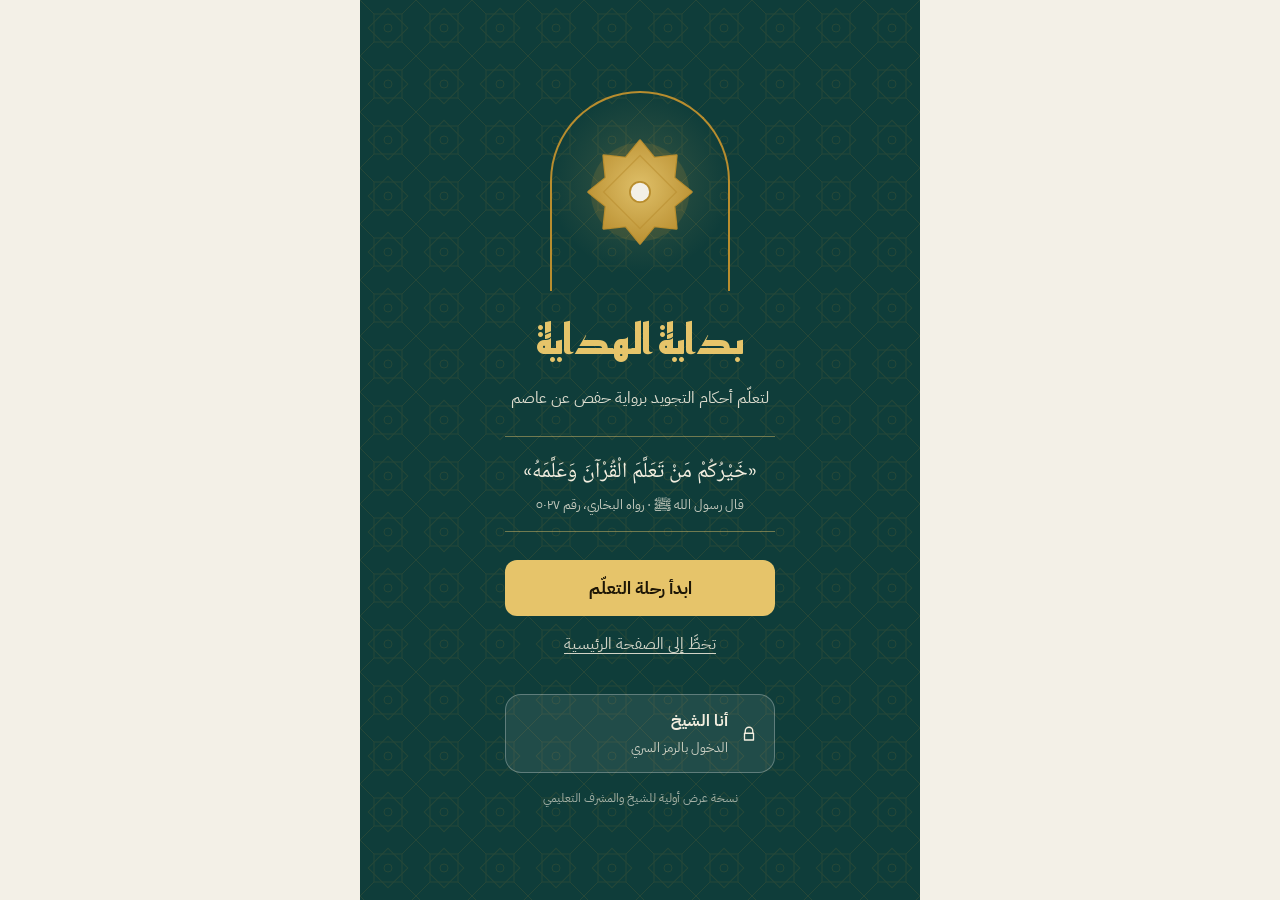
<file: index.html>
<!DOCTYPE html>
<html lang="ar" dir="rtl">
  <head>
    <meta charset="UTF-8" />
    <meta name="viewport" content="width=device-width, initial-scale=1.0" />
    <meta name="theme-color" content="#0f3d3a" />
    <meta name="description" content="بداية الهداية: تطبيق لتعلّم أحكام التجويد برواية حفص عن عاصم، مع تدريب الحروف والمصحف والحفظ وصف الشيخ." />
    <link rel="icon" href="data:image/svg+xml,%3Csvg xmlns='http://www.w3.org/2000/svg' viewBox='0 0 100 100'%3E%3Crect width='100' height='100' rx='22' fill='%230f3d3a'/%3E%3Cpath d='M50 12l9 18 19-6-6 19 18 7-18 7 6 19-19-6-9 18-9-18-19 6 6-19-18-7 18-7-6-19 19 6z' fill='%23d4a73c'/%3E%3C/svg%3E" />
    <link rel="manifest" href="./manifest.webmanifest" />
    <link rel="apple-touch-icon" href="./icons/apple-touch-icon.png" />
    <meta name="apple-mobile-web-app-capable" content="yes" />
    <meta name="mobile-web-app-capable" content="yes" />
    <meta name="apple-mobile-web-app-title" content="بداية الهداية" />
    <title>بداية الهداية</title>
    <script type="module" crossorigin src="./assets/index-C-_WE7-q.js"></script>
    <link rel="stylesheet" crossorigin href="./assets/index-D8SR0v5e.css">
  </head>
  <body>
    <div id="root"></div>
  </body>
</html>
</file>
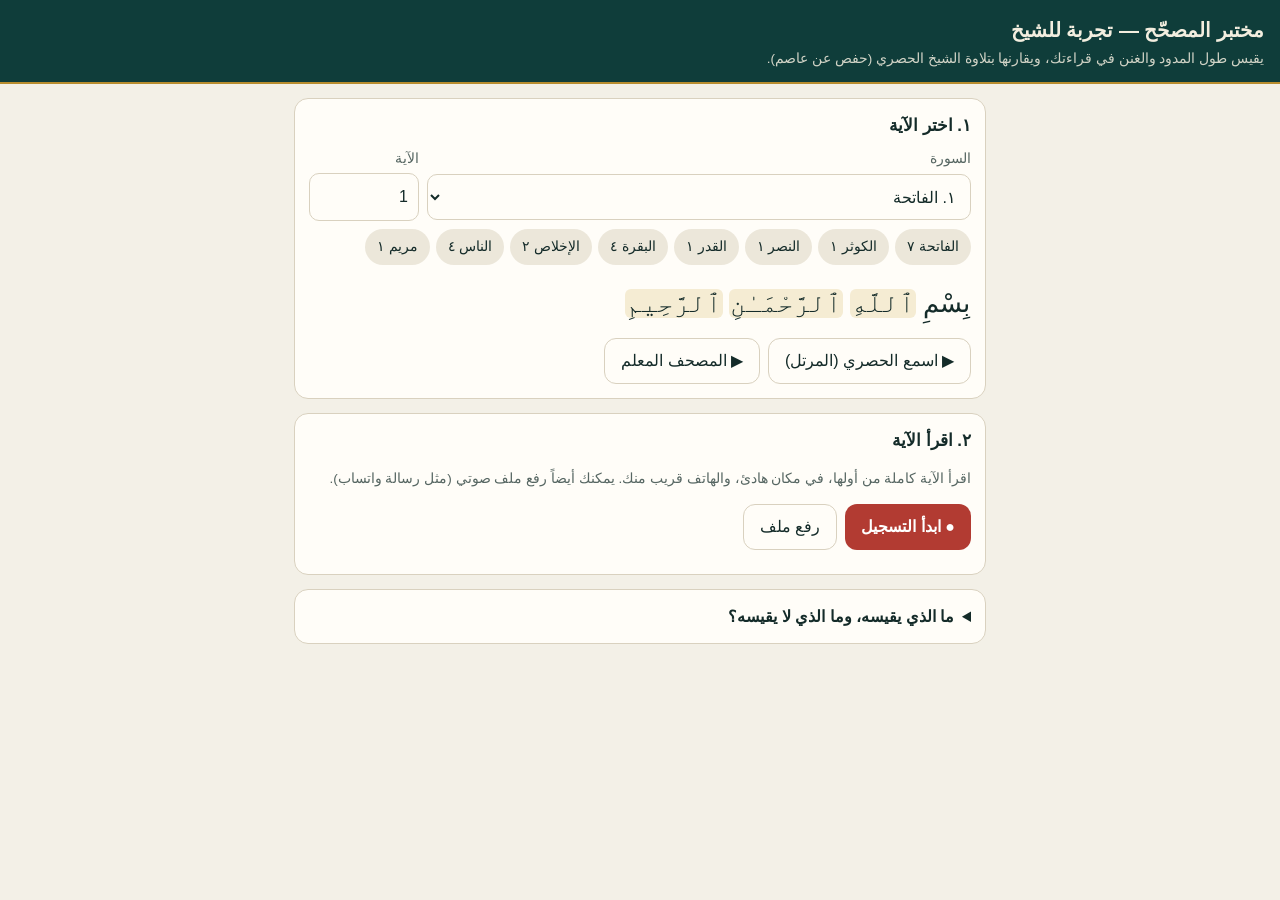
<file: lab/index.html>
<!doctype html>
<html lang="ar" dir="rtl">
<head>
<meta charset="utf-8" />
<meta name="viewport" content="width=device-width, initial-scale=1, viewport-fit=cover" />
<meta name="robots" content="noindex, nofollow" />
<meta name="theme-color" content="#0f3d3a" />
<title>مختبر المصحّح — تجربة</title>
<link rel="icon" href="../icons/icon-192.png" />
<style>
  :root {
    --paper: #f3f0e7; --surface: #fffdf8; --surface-2: #ece7da; --ink: #142b29; --muted: #566662; --line: #d9d1bf;
    --teal: #0f3d3a; --teal-2: #1b6a60; --on-teal: #f3eedf; --gold: #b88d2e; --gold-ink: #80600f; --gold-hi: #e6c46a;
    --ok: #2d7a4c; --ok-bg: #e3f0e6; --bad: #a9443b; --bad-bg: #f6e3e0; --warn: #8a6410; --warn-bg: #f5ecd3; --band: #d8ead9;
    --f-body: 'IBM Plex Sans Arabic', 'Segoe UI', Tahoma, sans-serif;
    --f-quran: 'Amiri Quran', 'KFGQPC Uthmanic Script HAFS', 'Amiri', 'Noto Naskh Arabic', serif;
    color-scheme: light dark;
  }
  @media (prefers-color-scheme: dark) {
    :root { --paper: #0b1716; --surface: #122321; --surface-2: #19302d; --ink: #ebe5d6; --muted: #9db0ab; --line: #2a403c;
      --teal: #0a2a28; --teal-2: #6cc0b2; --on-teal: #efe8d6; --gold: #d2a94a; --gold-ink: #d2a94a; --gold-hi: #f0d283;
      --ok: #7fd1a0; --ok-bg: #173327; --bad: #f0a097; --bad-bg: #3a1f1c; --warn: #f0d283; --warn-bg: #33290f; --band: #1d3a2c; }
  }
  * { box-sizing: border-box; }
  html, body { margin: 0; background: var(--paper); color: var(--ink); font-family: var(--f-body); font-size: 16px; line-height: 1.6; }
  header { background: var(--teal); color: var(--on-teal); border-bottom: 2px solid var(--gold); padding: 14px 16px 12px; padding-top: max(14px, env(safe-area-inset-top)); }
  header h1 { margin: 0; font-size: 1.25rem; font-weight: 700; }
  header p { margin: 2px 0 0; font-size: 0.85rem; opacity: 0.85; }
  main { max-width: 720px; margin: 0 auto; padding: 14px 14px 80px; }
  .card { background: var(--surface); border: 1px solid var(--line); border-radius: 14px; padding: 14px; margin-bottom: 14px; }
  .card h2 { margin: 0 0 8px; font-size: 1.05rem; }
  .row { display: flex; gap: 8px; align-items: center; flex-wrap: wrap; }
  label.f { display: flex; flex-direction: column; gap: 4px; font-size: 0.85rem; color: var(--muted); flex: 1 1 140px; }
  select, input[type=number] { font: inherit; font-size: 1rem; padding: 10px; border-radius: 10px; border: 1.5px solid var(--line); background: var(--surface); color: var(--ink); min-height: 46px; }
  button { font: inherit; font-size: 1rem; min-height: 46px; padding: 8px 16px; border-radius: 12px; border: 0; cursor: pointer; }
  .primary { background: var(--teal-2); color: var(--surface); font-weight: 700; }
  .ghost { background: var(--surface); border: 1.5px solid var(--line); color: var(--ink); }
  .rec { background: #b23b32; color: #fff; font-weight: 700; }
  button:disabled { opacity: 0.5; cursor: default; }
  .chips { display: flex; gap: 6px; flex-wrap: wrap; margin-top: 8px; }
  .chip { min-height: 36px; padding: 4px 12px; border-radius: 999px; background: var(--surface-2); color: var(--ink); font-size: 0.85rem; }
  .ayah { font-family: var(--f-quran); font-size: 1.6rem; line-height: 2.3; margin: 10px 0 4px; text-align: justify; }
  .ayah .w { border-radius: 6px; padding: 0 1px; }
  .ayah .w.m { background: var(--warn-bg); }
  .ayah .w.ok { background: var(--ok-bg); }
  .ayah .w.bad { background: var(--bad-bg); }
  .muted { color: var(--muted); font-size: 0.85rem; }
  .status { margin-top: 10px; font-size: 0.9rem; }
  progress { width: 100%; height: 10px; }
  .res { list-style: none; padding: 0; margin: 0; }
  .res li { border-top: 1px solid var(--line); padding: 12px 0; }
  .res li:first-child { border-top: 0; }
  .res .top { display: flex; justify-content: space-between; gap: 8px; align-items: baseline; flex-wrap: wrap; }
  .res .word { font-family: var(--f-quran); font-size: 1.45rem; }
  .res .kind { font-size: 0.85rem; color: var(--muted); }
  .verdict { font-weight: 700; font-size: 0.95rem; padding: 2px 10px; border-radius: 999px; }
  .verdict.ok { background: var(--ok-bg); color: var(--ok); }
  .verdict.bad { background: var(--bad-bg); color: var(--bad); }
  .verdict.warn { background: var(--warn-bg); color: var(--warn); }
  .bar { position: relative; height: 26px; margin: 8px 0 2px; background: var(--surface-2); border-radius: 6px; overflow: hidden; }
  .bar .band { position: absolute; top: 0; bottom: 0; background: var(--band); }
  .bar .me { position: absolute; top: 4px; height: 18px; right: 0; background: var(--teal-2); border-radius: 4px; }
  .bar .hus { position: absolute; top: 0; bottom: 0; width: 3px; background: var(--gold); }
  .legend { display: flex; gap: 14px; font-size: 0.78rem; color: var(--muted); flex-wrap: wrap; }
  .legend i { display: inline-block; width: 12px; height: 12px; border-radius: 3px; vertical-align: -2px; margin-inline-end: 4px; }
  .nums { font-size: 0.82rem; color: var(--muted); }
  .acts { display: flex; gap: 6px; flex-wrap: wrap; margin-top: 6px; }
  .acts button { min-height: 38px; padding: 4px 12px; font-size: 0.85rem; }
  .judge.on-ok { background: var(--ok-bg); color: var(--ok); border-color: var(--ok); }
  .judge.on-bad { background: var(--bad-bg); color: var(--bad); border-color: var(--bad); }
  .note { background: var(--warn-bg); border-radius: 10px; padding: 10px 12px; font-size: 0.88rem; margin-top: 10px; }
  details summary { cursor: pointer; font-weight: 700; }
  .hide { display: none !important; }
  textarea { width: 100%; min-height: 70px; font: inherit; padding: 8px; border-radius: 10px; border: 1.5px solid var(--line); background: var(--surface); color: var(--ink); }
</style>
  <script type="module" crossorigin src="./assets/index-BY9bmYWZ.js"></script>
</head>
<body>
<header>
  <h1>مختبر المصحّح — تجربة للشيخ</h1>
  <p>يقيس طول المدود والغنن في قراءتك، ويقارنها بتلاوة الشيخ الحصري (حفص عن عاصم).</p>
</header>
<main>
  <section class="card">
    <h2>١. اختر الآية</h2>
    <div class="row">
      <label class="f">السورة<select id="sura"></select></label>
      <label class="f" style="flex:0 1 110px">الآية<input id="ayah" type="number" min="1" value="1" inputmode="numeric" /></label>
    </div>
    <div class="chips" id="quick"></div>
    <div class="ayah" id="text" aria-live="polite"></div>
    <div class="row">
      <button class="ghost" id="playR">▶︎ اسمع الحصري (المرتل)</button>
      <button class="ghost" id="playM">▶︎ المصحف المعلم</button>
    </div>
    <audio id="aud" preload="none"></audio>
  </section>

  <section class="card">
    <h2>٢. اقرأ الآية</h2>
    <p class="muted">اقرأ الآية كاملة من أولها، في مكان هادئ، والهاتف قريب منك. يمكنك أيضاً رفع ملف صوتي (مثل رسالة واتساب).</p>
    <div class="row">
      <button class="rec" id="recBtn">● ابدأ التسجيل</button>
      <label class="ghost" style="display:inline-flex;align-items:center;min-height:46px;padding:8px 16px;border-radius:12px;border:1.5px solid var(--line);cursor:pointer">
        رفع ملف<input id="file" type="file" accept="audio/*,video/*,.ogg,.opus,.m4a,.mp3,.wav,.aac" class="hide" />
      </label>
      <span id="timer" class="muted"></span>
    </div>
    <div class="status" id="status"></div>
    <progress id="prog" class="hide" max="1" value="0"></progress>
  </section>

  <section class="card hide" id="resCard">
    <h2>٣. النتيجة</h2>
    <div id="summary"></div>
    <div class="legend">
      <span><i style="background:var(--teal-2)"></i>طول قراءتك</span>
      <span><i style="background:var(--gold)"></i>الحصري في الموضع نفسه</span>
      <span><i style="background:var(--band)"></i>المقدار المقبول</span>
    </div>
    <ul class="res" id="res"></ul>
    <div class="note">
      <b>رأي الشيخ يهمّنا:</b> اضغط «الحكم صحيح» أو «الحكم خطأ» تحت كل موضع، ثم أرسل النتيجة. بهذا نضبط المصحّح على أذن الشيخ.
      <textarea id="comment" placeholder="ملاحظة الشيخ (اختياري)"></textarea>
      <div class="acts">
        <button class="primary" id="share">أرسل النتيجة عبر واتساب</button>
        <button class="ghost" id="copy">انسخ النتيجة</button>
        <button class="ghost" id="playMe">▶︎ اسمع تسجيلك</button>
      </div>
    </div>
  </section>

  <details class="card">
    <summary>ما الذي يقيسه، وما الذي لا يقيسه؟</summary>
    <ul>
      <li>يقيس <b>طول المدود</b>: الطبيعي، والمنفصل، والمتصل، والعارض، واللازم.</li>
      <li>ويقيس <b>طول الغنة</b> في المشدد والإدغام والإخفاء والإقلاب.</li>
      <li>يحكم بالنسبة إلى سرعتك أنت: طول مدّك الطبيعي هو «المسطرة».</li>
      <li>لا يحكم بعدُ على المخارج والصفات، ولا على مواضع الوقف والابتداء.</li>
      <li>المقادير المقبولة تجريبية، أُخذت من قياس تلاوة الحصري في المصحف كله، وتُعدَّل برأي الشيخ.</li>
      <li>الصوت لا يخرج من جهازك: كل القياس يجري على الهاتف نفسه.</li>
    </ul>
    <p class="muted" id="ver"></p>
  </details>
</main>
</body>
</html>
</file>
<file: assets/index-D8SR0v5e.css>
@font-face{font-family:Amiri Quran;font-style:normal;font-display:swap;font-weight:400;src:url(./amiri-quran-arabic-400-normal-wRcqfVJx.woff2) format("woff2"),url(./amiri-quran-arabic-400-normal-CZ144KtP.woff) format("woff");unicode-range:U+0600-06FF,U+0750-077F,U+0870-088E,U+0890-0891,U+0897-08E1,U+08E3-08FF,U+200C-200E,U+2010-2011,U+204F,U+2E41,U+FB50-FDFF,U+FE70-FE74,U+FE76-FEFC,U+102E0-102FB,U+10E60-10E7E,U+10EC2-10EC4,U+10EFC-10EFF,U+1EE00-1EE03,U+1EE05-1EE1F,U+1EE21-1EE22,U+1EE24,U+1EE27,U+1EE29-1EE32,U+1EE34-1EE37,U+1EE39,U+1EE3B,U+1EE42,U+1EE47,U+1EE49,U+1EE4B,U+1EE4D-1EE4F,U+1EE51-1EE52,U+1EE54,U+1EE57,U+1EE59,U+1EE5B,U+1EE5D,U+1EE5F,U+1EE61-1EE62,U+1EE64,U+1EE67-1EE6A,U+1EE6C-1EE72,U+1EE74-1EE77,U+1EE79-1EE7C,U+1EE7E,U+1EE80-1EE89,U+1EE8B-1EE9B,U+1EEA1-1EEA3,U+1EEA5-1EEA9,U+1EEAB-1EEBB,U+1EEF0-1EEF1}@font-face{font-family:Amiri Quran;font-style:normal;font-display:swap;font-weight:400;src:url(./amiri-quran-latin-400-normal-w9exIk9i.woff2) format("woff2"),url(./amiri-quran-latin-400-normal-mk44s-1k.woff) format("woff");unicode-range:U+0000-00FF,U+0131,U+0152-0153,U+02BB-02BC,U+02C6,U+02DA,U+02DC,U+0304,U+0308,U+0329,U+2000-206F,U+20AC,U+2122,U+2191,U+2193,U+2212,U+2215,U+FEFF,U+FFFD}@font-face{font-family:IBM Plex Sans Arabic;font-style:normal;font-display:swap;font-weight:400;src:url(./ibm-plex-sans-arabic-arabic-400-normal-CyU-ddYS.woff2) format("woff2"),url(./ibm-plex-sans-arabic-arabic-400-normal-EA1o-u_Q.woff) format("woff");unicode-range:U+0600-06FF,U+0750-077F,U+0870-088E,U+0890-0891,U+0897-08E1,U+08E3-08FF,U+200C-200E,U+2010-2011,U+204F,U+2E41,U+FB50-FDFF,U+FE70-FE74,U+FE76-FEFC,U+102E0-102FB,U+10E60-10E7E,U+10EC2-10EC4,U+10EFC-10EFF,U+1EE00-1EE03,U+1EE05-1EE1F,U+1EE21-1EE22,U+1EE24,U+1EE27,U+1EE29-1EE32,U+1EE34-1EE37,U+1EE39,U+1EE3B,U+1EE42,U+1EE47,U+1EE49,U+1EE4B,U+1EE4D-1EE4F,U+1EE51-1EE52,U+1EE54,U+1EE57,U+1EE59,U+1EE5B,U+1EE5D,U+1EE5F,U+1EE61-1EE62,U+1EE64,U+1EE67-1EE6A,U+1EE6C-1EE72,U+1EE74-1EE77,U+1EE79-1EE7C,U+1EE7E,U+1EE80-1EE89,U+1EE8B-1EE9B,U+1EEA1-1EEA3,U+1EEA5-1EEA9,U+1EEAB-1EEBB,U+1EEF0-1EEF1}@font-face{font-family:IBM Plex Sans Arabic;font-style:normal;font-display:swap;font-weight:400;src:url(./ibm-plex-sans-arabic-cyrillic-ext-400-normal-KAuemXZb.woff2) format("woff2"),url(./ibm-plex-sans-arabic-cyrillic-ext-400-normal-BnfWueTs.woff) format("woff");unicode-range:U+0460-052F,U+1C80-1C8A,U+20B4,U+2DE0-2DFF,U+A640-A69F,U+FE2E-FE2F}@font-face{font-family:IBM Plex Sans Arabic;font-style:normal;font-display:swap;font-weight:400;src:url(./ibm-plex-sans-arabic-latin-ext-400-normal-BpLfq-63.woff2) format("woff2"),url(./ibm-plex-sans-arabic-latin-ext-400-normal-BeVLg08x.woff) format("woff");unicode-range:U+0100-02BA,U+02BD-02C5,U+02C7-02CC,U+02CE-02D7,U+02DD-02FF,U+0304,U+0308,U+0329,U+1D00-1DBF,U+1E00-1E9F,U+1EF2-1EFF,U+2020,U+20A0-20AB,U+20AD-20C0,U+2113,U+2C60-2C7F,U+A720-A7FF}@font-face{font-family:IBM Plex Sans Arabic;font-style:normal;font-display:swap;font-weight:400;src:url(./ibm-plex-sans-arabic-latin-400-normal-Bo5KPYvw.woff2) format("woff2"),url(./ibm-plex-sans-arabic-latin-400-normal-CFZh1unN.woff) format("woff");unicode-range:U+0000-00FF,U+0131,U+0152-0153,U+02BB-02BC,U+02C6,U+02DA,U+02DC,U+0304,U+0308,U+0329,U+2000-206F,U+20AC,U+2122,U+2191,U+2193,U+2212,U+2215,U+FEFF,U+FFFD}@font-face{font-family:IBM Plex Sans Arabic;font-style:normal;font-display:swap;font-weight:500;src:url(./ibm-plex-sans-arabic-arabic-500-normal-C4MQITzh.woff2) format("woff2"),url(./ibm-plex-sans-arabic-arabic-500-normal-DPXcppbm.woff) format("woff");unicode-range:U+0600-06FF,U+0750-077F,U+0870-088E,U+0890-0891,U+0897-08E1,U+08E3-08FF,U+200C-200E,U+2010-2011,U+204F,U+2E41,U+FB50-FDFF,U+FE70-FE74,U+FE76-FEFC,U+102E0-102FB,U+10E60-10E7E,U+10EC2-10EC4,U+10EFC-10EFF,U+1EE00-1EE03,U+1EE05-1EE1F,U+1EE21-1EE22,U+1EE24,U+1EE27,U+1EE29-1EE32,U+1EE34-1EE37,U+1EE39,U+1EE3B,U+1EE42,U+1EE47,U+1EE49,U+1EE4B,U+1EE4D-1EE4F,U+1EE51-1EE52,U+1EE54,U+1EE57,U+1EE59,U+1EE5B,U+1EE5D,U+1EE5F,U+1EE61-1EE62,U+1EE64,U+1EE67-1EE6A,U+1EE6C-1EE72,U+1EE74-1EE77,U+1EE79-1EE7C,U+1EE7E,U+1EE80-1EE89,U+1EE8B-1EE9B,U+1EEA1-1EEA3,U+1EEA5-1EEA9,U+1EEAB-1EEBB,U+1EEF0-1EEF1}@font-face{font-family:IBM Plex Sans Arabic;font-style:normal;font-display:swap;font-weight:500;src:url(./ibm-plex-sans-arabic-cyrillic-ext-500-normal-OtpNIXEE.woff2) format("woff2"),url(./ibm-plex-sans-arabic-cyrillic-ext-500-normal-B_79k98k.woff) format("woff");unicode-range:U+0460-052F,U+1C80-1C8A,U+20B4,U+2DE0-2DFF,U+A640-A69F,U+FE2E-FE2F}@font-face{font-family:IBM Plex Sans Arabic;font-style:normal;font-display:swap;font-weight:500;src:url(./ibm-plex-sans-arabic-latin-ext-500-normal-Ck_W4G78.woff2) format("woff2"),url(./ibm-plex-sans-arabic-latin-ext-500-normal-eJxPnL1P.woff) format("woff");unicode-range:U+0100-02BA,U+02BD-02C5,U+02C7-02CC,U+02CE-02D7,U+02DD-02FF,U+0304,U+0308,U+0329,U+1D00-1DBF,U+1E00-1E9F,U+1EF2-1EFF,U+2020,U+20A0-20AB,U+20AD-20C0,U+2113,U+2C60-2C7F,U+A720-A7FF}@font-face{font-family:IBM Plex Sans Arabic;font-style:normal;font-display:swap;font-weight:500;src:url(./ibm-plex-sans-arabic-latin-500-normal-Cd6jVIg7.woff2) format("woff2"),url(./ibm-plex-sans-arabic-latin-500-normal-BletK1Hp.woff) format("woff");unicode-range:U+0000-00FF,U+0131,U+0152-0153,U+02BB-02BC,U+02C6,U+02DA,U+02DC,U+0304,U+0308,U+0329,U+2000-206F,U+20AC,U+2122,U+2191,U+2193,U+2212,U+2215,U+FEFF,U+FFFD}@font-face{font-family:IBM Plex Sans Arabic;font-style:normal;font-display:swap;font-weight:700;src:url(./ibm-plex-sans-arabic-arabic-700-normal-DrtBj6UE.woff2) format("woff2"),url(./ibm-plex-sans-arabic-arabic-700-normal-9rXc6cUL.woff) format("woff");unicode-range:U+0600-06FF,U+0750-077F,U+0870-088E,U+0890-0891,U+0897-08E1,U+08E3-08FF,U+200C-200E,U+2010-2011,U+204F,U+2E41,U+FB50-FDFF,U+FE70-FE74,U+FE76-FEFC,U+102E0-102FB,U+10E60-10E7E,U+10EC2-10EC4,U+10EFC-10EFF,U+1EE00-1EE03,U+1EE05-1EE1F,U+1EE21-1EE22,U+1EE24,U+1EE27,U+1EE29-1EE32,U+1EE34-1EE37,U+1EE39,U+1EE3B,U+1EE42,U+1EE47,U+1EE49,U+1EE4B,U+1EE4D-1EE4F,U+1EE51-1EE52,U+1EE54,U+1EE57,U+1EE59,U+1EE5B,U+1EE5D,U+1EE5F,U+1EE61-1EE62,U+1EE64,U+1EE67-1EE6A,U+1EE6C-1EE72,U+1EE74-1EE77,U+1EE79-1EE7C,U+1EE7E,U+1EE80-1EE89,U+1EE8B-1EE9B,U+1EEA1-1EEA3,U+1EEA5-1EEA9,U+1EEAB-1EEBB,U+1EEF0-1EEF1}@font-face{font-family:IBM Plex Sans Arabic;font-style:normal;font-display:swap;font-weight:700;src:url(./ibm-plex-sans-arabic-cyrillic-ext-700-normal-DkasDNaI.woff2) format("woff2"),url(./ibm-plex-sans-arabic-cyrillic-ext-700-normal-Dhy2Zk9g.woff) format("woff");unicode-range:U+0460-052F,U+1C80-1C8A,U+20B4,U+2DE0-2DFF,U+A640-A69F,U+FE2E-FE2F}@font-face{font-family:IBM Plex Sans Arabic;font-style:normal;font-display:swap;font-weight:700;src:url(./ibm-plex-sans-arabic-latin-ext-700-normal-BSbyEp0V.woff2) format("woff2"),url(./ibm-plex-sans-arabic-latin-ext-700-normal-C7GcWn11.woff) format("woff");unicode-range:U+0100-02BA,U+02BD-02C5,U+02C7-02CC,U+02CE-02D7,U+02DD-02FF,U+0304,U+0308,U+0329,U+1D00-1DBF,U+1E00-1E9F,U+1EF2-1EFF,U+2020,U+20A0-20AB,U+20AD-20C0,U+2113,U+2C60-2C7F,U+A720-A7FF}@font-face{font-family:IBM Plex Sans Arabic;font-style:normal;font-display:swap;font-weight:700;src:url(./ibm-plex-sans-arabic-latin-700-normal-BzSf6GNr.woff2) format("woff2"),url(./ibm-plex-sans-arabic-latin-700-normal-Cl4F7CZR.woff) format("woff");unicode-range:U+0000-00FF,U+0131,U+0152-0153,U+02BB-02BC,U+02C6,U+02DA,U+02DC,U+0304,U+0308,U+0329,U+2000-206F,U+20AC,U+2122,U+2191,U+2193,U+2212,U+2215,U+FEFF,U+FFFD}@font-face{font-family:Reem Kufi;font-style:normal;font-display:swap;font-weight:500;src:url(./reem-kufi-arabic-500-normal-CI8P0nls.woff2) format("woff2"),url(./reem-kufi-arabic-500-normal--Ib79ju3.woff) format("woff");unicode-range:U+0600-06FF,U+0750-077F,U+0870-088E,U+0890-0891,U+0897-08E1,U+08E3-08FF,U+200C-200E,U+2010-2011,U+204F,U+2E41,U+FB50-FDFF,U+FE70-FE74,U+FE76-FEFC,U+102E0-102FB,U+10E60-10E7E,U+10EC2-10EC4,U+10EFC-10EFF,U+1EE00-1EE03,U+1EE05-1EE1F,U+1EE21-1EE22,U+1EE24,U+1EE27,U+1EE29-1EE32,U+1EE34-1EE37,U+1EE39,U+1EE3B,U+1EE42,U+1EE47,U+1EE49,U+1EE4B,U+1EE4D-1EE4F,U+1EE51-1EE52,U+1EE54,U+1EE57,U+1EE59,U+1EE5B,U+1EE5D,U+1EE5F,U+1EE61-1EE62,U+1EE64,U+1EE67-1EE6A,U+1EE6C-1EE72,U+1EE74-1EE77,U+1EE79-1EE7C,U+1EE7E,U+1EE80-1EE89,U+1EE8B-1EE9B,U+1EEA1-1EEA3,U+1EEA5-1EEA9,U+1EEAB-1EEBB,U+1EEF0-1EEF1}@font-face{font-family:Reem Kufi;font-style:normal;font-display:swap;font-weight:500;src:url(./reem-kufi-vietnamese-500-normal-Ck97GmVo.woff2) format("woff2"),url(./reem-kufi-vietnamese-500-normal-kr1Ygdm2.woff) format("woff");unicode-range:U+0102-0103,U+0110-0111,U+0128-0129,U+0168-0169,U+01A0-01A1,U+01AF-01B0,U+0300-0301,U+0303-0304,U+0308-0309,U+0323,U+0329,U+1EA0-1EF9,U+20AB}@font-face{font-family:Reem Kufi;font-style:normal;font-display:swap;font-weight:500;src:url(./reem-kufi-latin-ext-500-normal-aFxxGSx5.woff2) format("woff2"),url(./reem-kufi-latin-ext-500-normal-FyOffVfP.woff) format("woff");unicode-range:U+0100-02BA,U+02BD-02C5,U+02C7-02CC,U+02CE-02D7,U+02DD-02FF,U+0304,U+0308,U+0329,U+1D00-1DBF,U+1E00-1E9F,U+1EF2-1EFF,U+2020,U+20A0-20AB,U+20AD-20C0,U+2113,U+2C60-2C7F,U+A720-A7FF}@font-face{font-family:Reem Kufi;font-style:normal;font-display:swap;font-weight:500;src:url(./reem-kufi-latin-500-normal-BQCKG746.woff2) format("woff2"),url(./reem-kufi-latin-500-normal-CmngkaFg.woff) format("woff");unicode-range:U+0000-00FF,U+0131,U+0152-0153,U+02BB-02BC,U+02C6,U+02DA,U+02DC,U+0304,U+0308,U+0329,U+2000-206F,U+20AC,U+2122,U+2191,U+2193,U+2212,U+2215,U+FEFF,U+FFFD}@font-face{font-family:Reem Kufi;font-style:normal;font-display:swap;font-weight:700;src:url(./reem-kufi-arabic-700-normal-D4RhYlR1.woff2) format("woff2"),url(./reem-kufi-arabic-700-normal-2X0LRV6P.woff) format("woff");unicode-range:U+0600-06FF,U+0750-077F,U+0870-088E,U+0890-0891,U+0897-08E1,U+08E3-08FF,U+200C-200E,U+2010-2011,U+204F,U+2E41,U+FB50-FDFF,U+FE70-FE74,U+FE76-FEFC,U+102E0-102FB,U+10E60-10E7E,U+10EC2-10EC4,U+10EFC-10EFF,U+1EE00-1EE03,U+1EE05-1EE1F,U+1EE21-1EE22,U+1EE24,U+1EE27,U+1EE29-1EE32,U+1EE34-1EE37,U+1EE39,U+1EE3B,U+1EE42,U+1EE47,U+1EE49,U+1EE4B,U+1EE4D-1EE4F,U+1EE51-1EE52,U+1EE54,U+1EE57,U+1EE59,U+1EE5B,U+1EE5D,U+1EE5F,U+1EE61-1EE62,U+1EE64,U+1EE67-1EE6A,U+1EE6C-1EE72,U+1EE74-1EE77,U+1EE79-1EE7C,U+1EE7E,U+1EE80-1EE89,U+1EE8B-1EE9B,U+1EEA1-1EEA3,U+1EEA5-1EEA9,U+1EEAB-1EEBB,U+1EEF0-1EEF1}@font-face{font-family:Reem Kufi;font-style:normal;font-display:swap;font-weight:700;src:url(./reem-kufi-vietnamese-700-normal-CwRvvSSB.woff2) format("woff2"),url(./reem-kufi-vietnamese-700-normal-C_zHpWh6.woff) format("woff");unicode-range:U+0102-0103,U+0110-0111,U+0128-0129,U+0168-0169,U+01A0-01A1,U+01AF-01B0,U+0300-0301,U+0303-0304,U+0308-0309,U+0323,U+0329,U+1EA0-1EF9,U+20AB}@font-face{font-family:Reem Kufi;font-style:normal;font-display:swap;font-weight:700;src:url(./reem-kufi-latin-ext-700-normal-CbxOURXW.woff2) format("woff2"),url(./reem-kufi-latin-ext-700-normal-BVODnn_J.woff) format("woff");unicode-range:U+0100-02BA,U+02BD-02C5,U+02C7-02CC,U+02CE-02D7,U+02DD-02FF,U+0304,U+0308,U+0329,U+1D00-1DBF,U+1E00-1E9F,U+1EF2-1EFF,U+2020,U+20A0-20AB,U+20AD-20C0,U+2113,U+2C60-2C7F,U+A720-A7FF}@font-face{font-family:Reem Kufi;font-style:normal;font-display:swap;font-weight:700;src:url(./reem-kufi-latin-700-normal-D4MLSEVm.woff2) format("woff2"),url(./reem-kufi-latin-700-normal-CFkdsF2J.woff) format("woff");unicode-range:U+0000-00FF,U+0131,U+0152-0153,U+02BB-02BC,U+02C6,U+02DA,U+02DC,U+0304,U+0308,U+0329,U+2000-206F,U+20AC,U+2122,U+2191,U+2193,U+2212,U+2215,U+FEFF,U+FFFD}@font-face{font-family:Noto Naskh Arabic;font-style:normal;font-display:swap;font-weight:400;src:url(./noto-naskh-arabic-arabic-400-normal-U_i0HMfG.woff2) format("woff2"),url(./noto-naskh-arabic-arabic-400-normal-1AoZhAAW.woff) format("woff");unicode-range:U+0600-06FF,U+0750-077F,U+0870-088E,U+0890-0891,U+0897-08E1,U+08E3-08FF,U+200C-200E,U+2010-2011,U+204F,U+2E41,U+FB50-FDFF,U+FE70-FE74,U+FE76-FEFC,U+102E0-102FB,U+10E60-10E7E,U+10EC2-10EC4,U+10EFC-10EFF,U+1EE00-1EE03,U+1EE05-1EE1F,U+1EE21-1EE22,U+1EE24,U+1EE27,U+1EE29-1EE32,U+1EE34-1EE37,U+1EE39,U+1EE3B,U+1EE42,U+1EE47,U+1EE49,U+1EE4B,U+1EE4D-1EE4F,U+1EE51-1EE52,U+1EE54,U+1EE57,U+1EE59,U+1EE5B,U+1EE5D,U+1EE5F,U+1EE61-1EE62,U+1EE64,U+1EE67-1EE6A,U+1EE6C-1EE72,U+1EE74-1EE77,U+1EE79-1EE7C,U+1EE7E,U+1EE80-1EE89,U+1EE8B-1EE9B,U+1EEA1-1EEA3,U+1EEA5-1EEA9,U+1EEAB-1EEBB,U+1EEF0-1EEF1}@font-face{font-family:Noto Naskh Arabic;font-style:normal;font-display:swap;font-weight:400;src:url(./noto-naskh-arabic-math-400-normal-tNY49amj.woff2) format("woff2"),url(./noto-naskh-arabic-math-400-normal-C570QcAC.woff) format("woff");unicode-range:U+0302-0303,U+0305,U+0307-0308,U+0310,U+0312,U+0315,U+031A,U+0326-0327,U+032C,U+032F-0330,U+0332-0333,U+0338,U+033A,U+0346,U+034D,U+0391-03A1,U+03A3-03A9,U+03B1-03C9,U+03D1,U+03D5-03D6,U+03F0-03F1,U+03F4-03F5,U+2016-2017,U+2034-2038,U+203C,U+2040,U+2043,U+2047,U+2050,U+2057,U+205F,U+2070-2071,U+2074-208E,U+2090-209C,U+20D0-20DC,U+20E1,U+20E5-20EF,U+2100-2112,U+2114-2115,U+2117-2121,U+2123-214F,U+2190,U+2192,U+2194-21AE,U+21B0-21E5,U+21F1-21F2,U+21F4-2211,U+2213-2214,U+2216-22FF,U+2308-230B,U+2310,U+2319,U+231C-2321,U+2336-237A,U+237C,U+2395,U+239B-23B7,U+23D0,U+23DC-23E1,U+2474-2475,U+25AF,U+25B3,U+25B7,U+25BD,U+25C1,U+25CA,U+25CC,U+25FB,U+266D-266F,U+27C0-27FF,U+2900-2AFF,U+2B0E-2B11,U+2B30-2B4C,U+2BFE,U+3030,U+FF5B,U+FF5D,U+1D400-1D7FF,U+1EE00-1EEFF}@font-face{font-family:Noto Naskh Arabic;font-style:normal;font-display:swap;font-weight:400;src:url(./noto-naskh-arabic-symbols-400-normal-BoBMuTRv.woff2) format("woff2"),url(./noto-naskh-arabic-symbols-400-normal-Dyan2v4O.woff) format("woff");unicode-range:U+0001-000C,U+000E-001F,U+007F-009F,U+20DD-20E0,U+20E2-20E4,U+2150-218F,U+2190,U+2192,U+2194-2199,U+21AF,U+21E6-21F0,U+21F3,U+2218-2219,U+2299,U+22C4-22C6,U+2300-243F,U+2440-244A,U+2460-24FF,U+25A0-27BF,U+2800-28FF,U+2921-2922,U+2981,U+29BF,U+29EB,U+2B00-2BFF,U+4DC0-4DFF,U+FFF9-FFFB,U+10140-1018E,U+10190-1019C,U+101A0,U+101D0-101FD,U+102E0-102FB,U+10E60-10E7E,U+1D2C0-1D2D3,U+1D2E0-1D37F,U+1F000-1F0FF,U+1F100-1F1AD,U+1F1E6-1F1FF,U+1F30D-1F30F,U+1F315,U+1F31C,U+1F31E,U+1F320-1F32C,U+1F336,U+1F378,U+1F37D,U+1F382,U+1F393-1F39F,U+1F3A7-1F3A8,U+1F3AC-1F3AF,U+1F3C2,U+1F3C4-1F3C6,U+1F3CA-1F3CE,U+1F3D4-1F3E0,U+1F3ED,U+1F3F1-1F3F3,U+1F3F5-1F3F7,U+1F408,U+1F415,U+1F41F,U+1F426,U+1F43F,U+1F441-1F442,U+1F444,U+1F446-1F449,U+1F44C-1F44E,U+1F453,U+1F46A,U+1F47D,U+1F4A3,U+1F4B0,U+1F4B3,U+1F4B9,U+1F4BB,U+1F4BF,U+1F4C8-1F4CB,U+1F4D6,U+1F4DA,U+1F4DF,U+1F4E3-1F4E6,U+1F4EA-1F4ED,U+1F4F7,U+1F4F9-1F4FB,U+1F4FD-1F4FE,U+1F503,U+1F507-1F50B,U+1F50D,U+1F512-1F513,U+1F53E-1F54A,U+1F54F-1F5FA,U+1F610,U+1F650-1F67F,U+1F687,U+1F68D,U+1F691,U+1F694,U+1F698,U+1F6AD,U+1F6B2,U+1F6B9-1F6BA,U+1F6BC,U+1F6C6-1F6CF,U+1F6D3-1F6D7,U+1F6E0-1F6EA,U+1F6F0-1F6F3,U+1F6F7-1F6FC,U+1F700-1F7FF,U+1F800-1F80B,U+1F810-1F847,U+1F850-1F859,U+1F860-1F887,U+1F890-1F8AD,U+1F8B0-1F8BB,U+1F8C0-1F8C1,U+1F900-1F90B,U+1F93B,U+1F946,U+1F984,U+1F996,U+1F9E9,U+1FA00-1FA6F,U+1FA70-1FA7C,U+1FA80-1FA89,U+1FA8F-1FAC6,U+1FACE-1FADC,U+1FADF-1FAE9,U+1FAF0-1FAF8,U+1FB00-1FBFF}@font-face{font-family:Noto Naskh Arabic;font-style:normal;font-display:swap;font-weight:400;src:url(./noto-naskh-arabic-latin-ext-400-normal-BbeOg8Tq.woff2) format("woff2"),url(./noto-naskh-arabic-latin-ext-400-normal-Er5jWGmQ.woff) format("woff");unicode-range:U+0100-02BA,U+02BD-02C5,U+02C7-02CC,U+02CE-02D7,U+02DD-02FF,U+0304,U+0308,U+0329,U+1D00-1DBF,U+1E00-1E9F,U+1EF2-1EFF,U+2020,U+20A0-20AB,U+20AD-20C0,U+2113,U+2C60-2C7F,U+A720-A7FF}@font-face{font-family:Noto Naskh Arabic;font-style:normal;font-display:swap;font-weight:400;src:url(./noto-naskh-arabic-latin-400-normal-Dajb6q3W.woff2) format("woff2"),url(./noto-naskh-arabic-latin-400-normal-pwOnwvFs.woff) format("woff");unicode-range:U+0000-00FF,U+0131,U+0152-0153,U+02BB-02BC,U+02C6,U+02DA,U+02DC,U+0304,U+0308,U+0329,U+2000-206F,U+20AC,U+2122,U+2191,U+2193,U+2212,U+2215,U+FEFF,U+FFFD}@font-face{font-family:Noto Naskh Arabic;font-style:normal;font-display:swap;font-weight:600;src:url(./noto-naskh-arabic-arabic-600-normal-G5n5bgdQ.woff2) format("woff2"),url(./noto-naskh-arabic-arabic-600-normal-DaTr67aF.woff) format("woff");unicode-range:U+0600-06FF,U+0750-077F,U+0870-088E,U+0890-0891,U+0897-08E1,U+08E3-08FF,U+200C-200E,U+2010-2011,U+204F,U+2E41,U+FB50-FDFF,U+FE70-FE74,U+FE76-FEFC,U+102E0-102FB,U+10E60-10E7E,U+10EC2-10EC4,U+10EFC-10EFF,U+1EE00-1EE03,U+1EE05-1EE1F,U+1EE21-1EE22,U+1EE24,U+1EE27,U+1EE29-1EE32,U+1EE34-1EE37,U+1EE39,U+1EE3B,U+1EE42,U+1EE47,U+1EE49,U+1EE4B,U+1EE4D-1EE4F,U+1EE51-1EE52,U+1EE54,U+1EE57,U+1EE59,U+1EE5B,U+1EE5D,U+1EE5F,U+1EE61-1EE62,U+1EE64,U+1EE67-1EE6A,U+1EE6C-1EE72,U+1EE74-1EE77,U+1EE79-1EE7C,U+1EE7E,U+1EE80-1EE89,U+1EE8B-1EE9B,U+1EEA1-1EEA3,U+1EEA5-1EEA9,U+1EEAB-1EEBB,U+1EEF0-1EEF1}@font-face{font-family:Noto Naskh Arabic;font-style:normal;font-display:swap;font-weight:600;src:url(./noto-naskh-arabic-math-600-normal-EJZZ5b9D.woff2) format("woff2"),url(./noto-naskh-arabic-math-600-normal-DROtbd6p.woff) format("woff");unicode-range:U+0302-0303,U+0305,U+0307-0308,U+0310,U+0312,U+0315,U+031A,U+0326-0327,U+032C,U+032F-0330,U+0332-0333,U+0338,U+033A,U+0346,U+034D,U+0391-03A1,U+03A3-03A9,U+03B1-03C9,U+03D1,U+03D5-03D6,U+03F0-03F1,U+03F4-03F5,U+2016-2017,U+2034-2038,U+203C,U+2040,U+2043,U+2047,U+2050,U+2057,U+205F,U+2070-2071,U+2074-208E,U+2090-209C,U+20D0-20DC,U+20E1,U+20E5-20EF,U+2100-2112,U+2114-2115,U+2117-2121,U+2123-214F,U+2190,U+2192,U+2194-21AE,U+21B0-21E5,U+21F1-21F2,U+21F4-2211,U+2213-2214,U+2216-22FF,U+2308-230B,U+2310,U+2319,U+231C-2321,U+2336-237A,U+237C,U+2395,U+239B-23B7,U+23D0,U+23DC-23E1,U+2474-2475,U+25AF,U+25B3,U+25B7,U+25BD,U+25C1,U+25CA,U+25CC,U+25FB,U+266D-266F,U+27C0-27FF,U+2900-2AFF,U+2B0E-2B11,U+2B30-2B4C,U+2BFE,U+3030,U+FF5B,U+FF5D,U+1D400-1D7FF,U+1EE00-1EEFF}@font-face{font-family:Noto Naskh Arabic;font-style:normal;font-display:swap;font-weight:600;src:url(./noto-naskh-arabic-symbols-600-normal-B-3Cxf8g.woff2) format("woff2"),url(./noto-naskh-arabic-symbols-600-normal-C3RTzH7A.woff) format("woff");unicode-range:U+0001-000C,U+000E-001F,U+007F-009F,U+20DD-20E0,U+20E2-20E4,U+2150-218F,U+2190,U+2192,U+2194-2199,U+21AF,U+21E6-21F0,U+21F3,U+2218-2219,U+2299,U+22C4-22C6,U+2300-243F,U+2440-244A,U+2460-24FF,U+25A0-27BF,U+2800-28FF,U+2921-2922,U+2981,U+29BF,U+29EB,U+2B00-2BFF,U+4DC0-4DFF,U+FFF9-FFFB,U+10140-1018E,U+10190-1019C,U+101A0,U+101D0-101FD,U+102E0-102FB,U+10E60-10E7E,U+1D2C0-1D2D3,U+1D2E0-1D37F,U+1F000-1F0FF,U+1F100-1F1AD,U+1F1E6-1F1FF,U+1F30D-1F30F,U+1F315,U+1F31C,U+1F31E,U+1F320-1F32C,U+1F336,U+1F378,U+1F37D,U+1F382,U+1F393-1F39F,U+1F3A7-1F3A8,U+1F3AC-1F3AF,U+1F3C2,U+1F3C4-1F3C6,U+1F3CA-1F3CE,U+1F3D4-1F3E0,U+1F3ED,U+1F3F1-1F3F3,U+1F3F5-1F3F7,U+1F408,U+1F415,U+1F41F,U+1F426,U+1F43F,U+1F441-1F442,U+1F444,U+1F446-1F449,U+1F44C-1F44E,U+1F453,U+1F46A,U+1F47D,U+1F4A3,U+1F4B0,U+1F4B3,U+1F4B9,U+1F4BB,U+1F4BF,U+1F4C8-1F4CB,U+1F4D6,U+1F4DA,U+1F4DF,U+1F4E3-1F4E6,U+1F4EA-1F4ED,U+1F4F7,U+1F4F9-1F4FB,U+1F4FD-1F4FE,U+1F503,U+1F507-1F50B,U+1F50D,U+1F512-1F513,U+1F53E-1F54A,U+1F54F-1F5FA,U+1F610,U+1F650-1F67F,U+1F687,U+1F68D,U+1F691,U+1F694,U+1F698,U+1F6AD,U+1F6B2,U+1F6B9-1F6BA,U+1F6BC,U+1F6C6-1F6CF,U+1F6D3-1F6D7,U+1F6E0-1F6EA,U+1F6F0-1F6F3,U+1F6F7-1F6FC,U+1F700-1F7FF,U+1F800-1F80B,U+1F810-1F847,U+1F850-1F859,U+1F860-1F887,U+1F890-1F8AD,U+1F8B0-1F8BB,U+1F8C0-1F8C1,U+1F900-1F90B,U+1F93B,U+1F946,U+1F984,U+1F996,U+1F9E9,U+1FA00-1FA6F,U+1FA70-1FA7C,U+1FA80-1FA89,U+1FA8F-1FAC6,U+1FACE-1FADC,U+1FADF-1FAE9,U+1FAF0-1FAF8,U+1FB00-1FBFF}@font-face{font-family:Noto Naskh Arabic;font-style:normal;font-display:swap;font-weight:600;src:url(./noto-naskh-arabic-latin-ext-600-normal-xG-w6L3Y.woff2) format("woff2"),url(./noto-naskh-arabic-latin-ext-600-normal-B04rPZYM.woff) format("woff");unicode-range:U+0100-02BA,U+02BD-02C5,U+02C7-02CC,U+02CE-02D7,U+02DD-02FF,U+0304,U+0308,U+0329,U+1D00-1DBF,U+1E00-1E9F,U+1EF2-1EFF,U+2020,U+20A0-20AB,U+20AD-20C0,U+2113,U+2C60-2C7F,U+A720-A7FF}@font-face{font-family:Noto Naskh Arabic;font-style:normal;font-display:swap;font-weight:600;src:url(./noto-naskh-arabic-latin-600-normal-DByBVxli.woff2) format("woff2"),url(./noto-naskh-arabic-latin-600-normal-16Vd4b9R.woff) format("woff");unicode-range:U+0000-00FF,U+0131,U+0152-0153,U+02BB-02BC,U+02C6,U+02DA,U+02DC,U+0304,U+0308,U+0329,U+2000-206F,U+20AC,U+2122,U+2191,U+2193,U+2212,U+2215,U+FEFF,U+FFFD}:root{--paper: #f3f0e7;--surface: #fffdf8;--surface-2: #ece7da;--ink: #142b29;--muted: #566662;--line: #d9d1bf;--teal: #0f3d3a;--teal-2: #1b6a60;--on-teal: #f3eedf;--gold: #b88d2e;--gold-ink: #80600f;--gold-hi: #e6c46a;--lapis: #2c4f86;--rose: #a9443b;--ok: #2d7a4c;--ok-bg: #e3f0e6;--bad-bg: #f6e3e0;--lapis-bg: #e4eaf4;--gold-bg: #f5ecd3;--shadow: 0 1px 2px rgb(20 43 41 / .06), 0 6px 18px rgb(20 43 41 / .07);--f-display: "Reem Kufi", "Noto Kufi Arabic", "IBM Plex Sans Arabic", sans-serif;--f-body: "IBM Plex Sans Arabic", "Segoe UI", Tahoma, sans-serif;--f-quran: "Amiri Quran", "KFGQPC Uthmanic Script HAFS", "Amiri", serif;--f-naskh: "Noto Naskh Arabic", "Amiri", serif;--quran-size: 1.75rem;--r: 16px;--r-sm: 10px;color-scheme:light}@media(prefers-color-scheme:dark){:root:not([data-theme=light]){--paper: #0b1716;--surface: #122321;--surface-2: #19302d;--ink: #ebe5d6;--muted: #9db0ab;--line: #2a403c;--teal: #0a2a28;--teal-2: #6cc0b2;--on-teal: #efe8d6;--gold: #d2a94a;--gold-ink: #d2a94a;--gold-hi: #f0d283;--lapis: #93b1e6;--rose: #ec958b;--ok: #79c99a;--ok-bg: #173327;--bad-bg: #3a1f1c;--lapis-bg: #1a2742;--gold-bg: #33290f;--shadow: 0 1px 2px rgb(0 0 0 / .4), 0 8px 22px rgb(0 0 0 / .35);color-scheme:dark}}:root[data-theme=dark]{--paper: #0b1716;--surface: #122321;--surface-2: #19302d;--ink: #ebe5d6;--muted: #9db0ab;--line: #2a403c;--teal: #0a2a28;--teal-2: #6cc0b2;--on-teal: #efe8d6;--gold: #d2a94a;--gold-ink: #d2a94a;--gold-hi: #f0d283;--lapis: #93b1e6;--rose: #ec958b;--ok: #79c99a;--ok-bg: #173327;--bad-bg: #3a1f1c;--lapis-bg: #1a2742;--gold-bg: #33290f;--shadow: 0 1px 2px rgb(0 0 0 / .4), 0 8px 22px rgb(0 0 0 / .35);color-scheme:dark}.app[data-mode=light]{--paper: #f3f0e7;--surface: #fffdf8;--surface-2: #ece7da;--ink: #142b29;--muted: #566662;--line: #d9d1bf;--teal: #0f3d3a;--teal-2: #1b6a60;--on-teal: #f3eedf;--gold: #b88d2e;--gold-hi: #e6c46a;--lapis: #2c4f86;--rose: #a9443b;--ok: #2d7a4c;--ok-bg: #e3f0e6;--bad-bg: #f6e3e0;--lapis-bg: #e4eaf4;--gold-bg: #f5ecd3;--shadow: 0 1px 2px rgb(20 43 41 / .06), 0 6px 18px rgb(20 43 41 / .07);color-scheme:light}.app[data-mode=dark]{--paper: #0b1716;--surface: #122321;--surface-2: #19302d;--ink: #ebe5d6;--muted: #9db0ab;--line: #2a403c;--teal: #0a2a28;--teal-2: #6cc0b2;--on-teal: #efe8d6;--gold: #d2a94a;--gold-ink: #d2a94a;--gold-hi: #f0d283;--lapis: #93b1e6;--rose: #ec958b;--ok: #79c99a;--ok-bg: #173327;--bad-bg: #3a1f1c;--lapis-bg: #1a2742;--gold-bg: #33290f;--shadow: 0 1px 2px rgb(0 0 0 / .4), 0 8px 22px rgb(0 0 0 / .35);color-scheme:dark}*,*:before,*:after{box-sizing:border-box}html,body{height:100%;margin:0}body{background:var(--paper);color:var(--ink);font-family:var(--f-body);font-size:calc(16px * var(--scale, 1));line-height:1.75;-webkit-font-smoothing:antialiased;-webkit-tap-highlight-color:transparent}#root{min-height:100%}button,input,select,textarea{font:inherit;color:inherit}button{cursor:pointer;border:0;background:none;padding:0}button:disabled{cursor:not-allowed;opacity:.45}:focus-visible{outline:3px solid var(--gold);outline-offset:2px;border-radius:6px}h1,h2,h3,h4{text-wrap:balance;margin:0;line-height:1.4}p{margin:0}small{font-size:.82em}.muted{color:var(--muted)}.small{font-size:.86rem}.center{text-align:center}.app{min-height:100%;background:var(--paper);color:var(--ink);font-size:calc(16px * var(--scale, 1))}.main{max-width:560px;margin:0 auto;padding-bottom:calc(84px + env(safe-area-inset-bottom));min-height:100vh;min-height:100dvh;background:var(--paper)}.main.full{padding-bottom:0}.content{padding:16px}.stack{display:flex;flex-direction:column;gap:14px}.screen{animation:rise .28s ease-out both}.screen-wait{min-height:60vh;min-height:60dvh;display:flex;flex-direction:column;align-items:center;justify-content:center;gap:10px;padding:24px 20px;text-align:center;color:var(--muted);font-size:.92rem;animation:fade .3s ease-out .35s both}.screen-wait.failed{color:var(--ink);animation:none}.screen-wait.failed>strong{font-size:1.05rem}.screen-wait.failed>span{color:var(--muted);max-width:30ch}.screen-wait-actions{display:flex;flex-wrap:wrap;justify-content:center;gap:10px;margin-top:6px}@keyframes rise{0%{transform:translateY(6px);opacity:.6}to{transform:none;opacity:1}}.pattern{position:absolute;top:0;right:0;bottom:0;left:0;color:var(--gold);opacity:.13;pointer-events:none}.topbar{position:sticky;top:0;z-index:20;overflow:hidden;display:grid;grid-template-columns:44px 1fr auto;align-items:center;gap:8px;padding:10px 12px 12px;background:var(--teal);color:var(--on-teal);border-bottom:2px solid var(--gold)}.topbar>:not(.pattern){position:relative}.topbar h1{font-family:var(--f-display);font-weight:500;font-size:1.22rem}.topbar p{font-size:.8rem;opacity:.8}.topbar-right{display:flex;align-items:center;gap:4px}.icon-btn{width:44px;height:44px;display:grid;place-items:center;border-radius:50%;color:inherit}.icon-btn:hover{background:#ffffff1a}.surah-nav{display:flex}.bottomnav{position:fixed;bottom:0;inset-inline:0;z-index:30;margin:0 auto;max-width:560px;display:grid;grid-template-columns:repeat(5,1fr);padding:6px 6px calc(6px + env(safe-area-inset-bottom));background:color-mix(in srgb,var(--surface) 94%,transparent);-webkit-backdrop-filter:blur(10px);backdrop-filter:blur(10px);border-top:1px solid var(--line)}.bottomnav button{display:flex;flex-direction:column;align-items:center;gap:2px;padding:6px 0;min-height:56px;color:var(--muted);font-size:.74rem;border-radius:12px}.bottomnav button.active{color:var(--teal-2);font-weight:700}.bottomnav button.active svg{color:var(--gold-ink)}.btn-primary,.btn-ghost,.btn-danger{display:inline-flex;align-items:center;justify-content:center;gap:8px;min-height:48px;padding:10px 18px;border-radius:12px;font-weight:700}.btn-primary{background:var(--teal-2);color:var(--surface);box-shadow:0 2px color-mix(in srgb,var(--teal) 70%,black)}.btn-primary.lg{min-height:56px;font-size:1.08rem;padding-inline:28px}.btn-primary.sm,.btn-ghost.sm{min-height:38px;padding:6px 12px;font-size:.86rem;border-radius:10px}.btn-ghost{background:var(--surface);border:1.5px solid var(--line);color:var(--ink)}.btn-ghost.on{border-color:var(--rose);color:var(--rose)}.btn-primary.on{outline:2px solid var(--gold)}.btn-danger{background:var(--rose);color:#fff}.btn-link{color:inherit;text-decoration:underline;text-underline-offset:4px;opacity:.85;min-height:44px}.row-actions{display:flex;gap:10px;justify-content:space-between;flex-wrap:wrap}.row-actions>*{flex:1 1 140px}.row-actions.tight{justify-content:flex-start;flex-wrap:nowrap}.row-actions.tight>*{flex:0 0 auto}.chip{display:inline-flex;align-items:center;gap:6px;min-height:36px;padding:4px 12px;border-radius:999px;background:var(--surface-2);font-size:.84rem}.chip.on{background:var(--teal-2);color:var(--surface)}.chip.ghost{background:transparent;border:1px solid var(--line)}.welcome{position:relative;min-height:100vh;min-height:100dvh;background:var(--teal);color:var(--on-teal);overflow:hidden;display:grid;place-items:center;padding:28px 20px calc(28px + env(safe-area-inset-bottom))}.welcome-inner{position:relative;z-index:1;text-align:center;max-width:420px;display:flex;flex-direction:column;align-items:center;gap:14px}.arch{width:180px;height:200px;display:grid;place-items:center;margin-bottom:6px;border:2px solid var(--gold);border-bottom:0;border-radius:90px 90px 0 0;background:radial-gradient(circle at 50% 45%,rgb(230 196 106 / .18),transparent 65%)}.star-halo{animation:breathe 4s ease-in-out infinite;transform-origin:center}@keyframes breathe{50%{opacity:.32;transform:scale(1.06)}}.brand{font-family:var(--f-display);font-weight:700;font-size:2.6rem;letter-spacing:0;color:var(--gold-hi)}.brand-sub{font-size:1.02rem;opacity:.9}.hadith{margin:10px 0 4px;padding:14px 18px;border-block:1px solid rgb(230 196 106 / .45)}.hadith blockquote{margin:0;font-family:var(--f-naskh);font-size:1.35rem;line-height:2}.hadith figcaption{font-size:.82rem;opacity:.8}.hadith.small{color:var(--ink);text-align:center;border-color:var(--line)}.hadith.small blockquote{font-size:1.15rem}.welcome-actions{display:flex;flex-direction:column;gap:6px;width:100%;margin-top:10px}.welcome .btn-primary{background:var(--gold-hi);color:#1d1606;box-shadow:none}.welcome-foot{font-size:.78rem;opacity:.65}.onb{min-height:100vh;min-height:100dvh;padding:20px 16px;display:flex;flex-direction:column;gap:18px}.onb-steps{display:flex;gap:6px;justify-content:center}.onb-steps span{width:34px;height:6px;border-radius:6px;background:var(--line)}.onb-steps span.on{background:var(--gold)}.onb-card{display:flex;flex-direction:column;gap:14px}.onb-card h2{font-family:var(--f-display);font-weight:500;font-size:1.55rem}.onb-card h3{font-size:1rem;margin-top:6px}.choice-list{display:flex;flex-direction:column;gap:10px}.choice{display:flex;gap:12px;align-items:center;text-align:start;padding:14px;border-radius:var(--r);background:var(--surface);border:1.5px solid var(--line)}.choice strong{display:block;font-size:1.02rem}.choice small{color:var(--muted)}.choice.on{border-color:var(--teal-2);background:color-mix(in srgb,var(--teal-2) 8%,var(--surface))}.choice-check{flex:0 0 26px;height:26px;border-radius:8px;border:1.5px solid var(--line);display:grid;place-items:center;color:var(--surface)}.choice.on .choice-check{background:var(--teal-2);border-color:var(--teal-2)}.seg{display:flex;gap:6px;background:var(--surface-2);padding:4px;border-radius:14px}.seg button{flex:1;min-height:44px;border-radius:10px;font-weight:500;font-size:.92rem}.seg button.on{background:var(--surface);box-shadow:var(--shadow);color:var(--teal-2);font-weight:700}.seg.small button{min-height:36px;font-size:.82rem}.days{display:flex;flex-wrap:wrap;gap:8px}.days button{min-height:42px;padding:6px 12px;border-radius:10px;border:1.5px solid var(--line);background:var(--surface);font-size:.9rem}.days button.on{border-color:var(--teal-2);background:var(--teal-2);color:var(--surface)}.field{display:flex;flex-direction:column;gap:6px;font-weight:500}.field input,.field select,.field textarea,.plan-grid input,.plan-grid select{width:100%;min-height:48px;padding:10px 14px;border-radius:12px;border:1.5px solid var(--line);background:var(--surface)}.field textarea{resize:vertical}.hero{position:relative;overflow:hidden;background:var(--teal);color:var(--on-teal);padding:8px 16px 20px;border-radius:0 0 28px 28px;border-bottom:3px solid var(--gold)}.hero>:not(.pattern){position:relative}.hero-top{display:flex;align-items:center;justify-content:space-between}.hero-brand{font-family:var(--f-display);color:var(--gold-hi);font-size:1.15rem}.hero-body{display:flex;align-items:center;justify-content:space-between;gap:12px;margin-top:4px}.hero-greet{opacity:.85}.hero-title{font-family:var(--f-display);font-weight:500;font-size:1.45rem;line-height:1.55;margin:2px 0 6px}.hero-meta{display:flex;align-items:center;gap:6px;font-size:.86rem;opacity:.85}.hero-star{position:relative;flex:0 0 auto;display:grid;place-items:center}.hero-star span{position:absolute;bottom:-6px;font-size:.78rem;background:var(--teal);padding:0 6px;border-radius:8px;color:var(--gold-hi);font-variant-numeric:tabular-nums}.continue{display:grid;grid-template-columns:1fr auto;align-items:center;gap:0 10px;width:100%;margin-top:16px;text-align:start;padding:12px 16px;border-radius:14px;background:#ffffff14;border:1px solid rgb(230 196 106 / .45);color:inherit}.continue-label{grid-column:1;font-size:.8rem;opacity:.8;display:flex;gap:6px;align-items:center}.continue strong{grid-column:1;font-size:1.02rem}.continue svg:last-child{grid-column:2;grid-row:1 / span 2}.continue.inline{background:var(--gold-bg);color:var(--ink);border-color:var(--gold);margin:0 0 12px}.block{padding:16px 16px 0}.block-head{display:flex;align-items:baseline;justify-content:space-between;margin-bottom:10px}.block-head h2{font-family:var(--f-display);font-weight:500;font-size:1.2rem}.plan{list-style:none;margin:0;padding:0;display:flex;flex-direction:column;gap:8px}.plan-item{width:100%;display:flex;align-items:center;gap:12px;text-align:start;padding:12px 14px;border-radius:14px;background:var(--surface);border:1px solid var(--line);box-shadow:var(--shadow)}.plan-dot{flex:0 0 38px;height:38px;border-radius:50%;display:grid;place-items:center;background:var(--gold-bg);color:var(--gold-ink)}.plan-item.done .plan-dot{background:var(--ok);color:#fff}.plan-item.done strong{text-decoration:line-through;text-decoration-color:var(--muted)}.plan-text{flex:1;display:flex;flex-direction:column}.plan-text small{color:var(--muted)}.plan-item>svg:last-child{color:var(--muted)}.sheikh-note{width:100%;display:flex;flex-direction:column;gap:4px;text-align:start;padding:14px 16px;border-radius:14px;background:var(--lapis-bg);border-inline-start:4px solid var(--lapis)}.sheikh-note-head{display:flex;align-items:center;gap:6px;font-weight:700;color:var(--lapis);font-size:.9rem}.sheikh-note-text{font-size:.98rem}.tracks{display:grid;grid-template-columns:1fr 1fr;gap:10px;padding-bottom:8px}.track{display:flex;flex-direction:column;align-items:flex-start;gap:4px;text-align:start;padding:14px;border-radius:var(--r);background:var(--surface);border:1px solid var(--line);min-height:132px}.track:first-child{grid-column:1 / -1;min-height:0}.track strong{font-size:1rem}.track small{color:var(--muted);line-height:1.5;flex:1}.track .progress{margin-top:6px}.track-icon{width:40px;height:40px;border-radius:12px;display:grid;place-items:center;margin-bottom:4px}.t0 .track-icon{background:var(--gold-bg);color:var(--gold-ink)}.t1 .track-icon{background:var(--lapis-bg);color:var(--lapis)}.t2 .track-icon{background:color-mix(in srgb,var(--teal-2) 14%,var(--surface));color:var(--teal-2)}.t3 .track-icon{background:var(--ok-bg);color:var(--ok)}.t4 .track-icon{background:var(--bad-bg);color:var(--rose)}.progress{width:100%;height:6px;border-radius:6px;background:var(--surface-2);overflow:hidden}.progress span{display:block;height:100%;background:linear-gradient(90deg,var(--gold),var(--teal-2));border-radius:inherit;transition:width .4s}.search{display:flex;align-items:center;gap:8px;padding:0 14px;min-height:50px;border-radius:14px;background:var(--surface);border:1.5px solid var(--line);margin-bottom:12px;color:var(--muted)}.search input{flex:1;border:0;background:transparent;min-height:46px;color:var(--ink);outline:none}.chapters,.surah-list{list-style:none;margin:0;padding:0;display:flex;flex-direction:column;gap:8px}.chapter{width:100%;display:flex;align-items:center;gap:12px;text-align:start;padding:12px 14px;border-radius:14px;background:var(--surface);border:1px solid var(--line)}.chapter.locked{background:transparent;opacity:1}.chapter.locked strong{color:var(--muted);font-weight:500}.chapter:disabled{opacity:1}.chapter-num{flex:0 0 36px;height:36px;display:grid;place-items:center;font-family:var(--f-display);font-size:.9rem;color:var(--gold-ink);border:1.5px solid var(--gold);border-radius:12px 12px 4px 4px}.chapter-text{flex:1;display:flex;flex-direction:column;gap:2px}.chapter-text small{color:var(--muted)}.chapter>svg{color:var(--muted)}.foot-note,.lead{color:var(--muted);font-size:.92rem;margin-top:12px}.lead{margin:0 0 12px;color:var(--ink)}.empty{padding:20px;text-align:center}.goal-card{padding:16px;border-radius:var(--r);background:var(--surface);border:1px solid var(--line);display:flex;flex-direction:column;gap:8px;box-shadow:var(--shadow)}.goal-head{display:flex;align-items:center;gap:6px;color:var(--gold-ink)}.goal-head strong{color:var(--ink)}.outcomes{list-style:none;margin:0;padding:0;display:flex;flex-direction:column;gap:2px;font-size:.92rem;color:var(--muted)}.outcomes svg{color:var(--ok);vertical-align:-2px}.tabs{display:flex;gap:4px;margin:16px 0 14px;position:sticky;top:66px;z-index:10;background:var(--paper);padding:6px 0;overflow-x:auto}.tabs button{flex:1 0 auto;min-height:42px;padding:6px 12px;border-radius:999px;border:1.5px solid var(--line);font-weight:500;font-size:.9rem;background:var(--surface)}.tabs button.on{background:var(--teal-2);border-color:var(--teal-2);color:var(--surface);font-weight:700}.section{border-radius:var(--r);background:var(--surface);border:1px solid var(--line);overflow:hidden}.section.done{border-color:color-mix(in srgb,var(--ok) 45%,var(--line))}.section-head{display:flex;align-items:center;gap:10px;padding:12px 14px;background:var(--surface-2);border-bottom:1px solid var(--line)}.section-head h2{flex:1;font-family:var(--f-display);font-weight:500;font-size:1.12rem}.section-num{flex:0 0 30px;height:30px;display:grid;place-items:center;border-radius:50%;background:var(--teal);color:var(--gold-hi);font-size:.88rem}.page-tag{flex:0 0 auto;font-size:.76rem;padding:2px 8px;border-radius:6px;border:1px solid var(--gold);color:var(--gold-ink);font-variant-numeric:tabular-nums}.section-body{padding:14px;display:flex;flex-direction:column;gap:12px}.mark{margin:0 14px 14px;display:inline-flex;align-items:center;gap:6px;min-height:40px;padding:6px 14px;border-radius:999px;border:1.5px dashed var(--line);color:var(--muted);font-size:.88rem}.mark.on{border-style:solid;border-color:var(--ok);color:var(--ok);background:var(--ok-bg)}.def{padding:12px 14px;border-inline-start:3px solid var(--gold);background:var(--gold-bg);border-radius:4px 12px 12px 4px}.def-kind{display:block;font-size:.8rem;font-weight:700;color:var(--gold-ink)}.def p{font-size:1.04rem}.split-title{font-size:.98rem;margin-bottom:8px;text-align:center}.split-items{display:grid;gap:8px}.split-items.n2{grid-template-columns:1fr 1fr}@media(max-width:380px){.split-items.n2{grid-template-columns:1fr}}.split-item{padding:12px;border-radius:12px;border:1px solid var(--line);background:var(--surface)}.split-item strong{display:block;margin-bottom:2px}.split-item p{font-size:.94rem;white-space:pre-line}.split-item.tone-a{border-top:4px solid var(--teal-2)}.split-item.tone-b{border-top:4px solid var(--lapis)}.split-item.tone-c{border-top:4px solid var(--rose)}.ayah{margin:0;padding:14px 14px 10px;border-radius:14px;background:color-mix(in srgb,var(--teal-2) 7%,var(--surface));border:1px solid color-mix(in srgb,var(--teal-2) 25%,var(--line));text-align:center}.ayah.compact{padding:10px}.ayah-label{font-size:.8rem;color:var(--muted);margin-bottom:4px}.quran{font-family:var(--f-quran);font-size:var(--quran-size);line-height:2.25;margin:0}.ayah .quran{font-size:calc(var(--quran-size) * var(--scale, 1))}.orn{color:var(--gold-ink);padding-inline:4px}.ayah-ref{font-size:.8rem;color:var(--teal-2)}.loading-line{display:inline-block;width:70%;height:1em;border-radius:6px;background:var(--surface-2)}.poem{margin:0;padding:14px;border-radius:14px;background:var(--surface-2);text-align:center}.poem figcaption{font-weight:700;color:var(--gold-ink);margin-bottom:6px}.bayt{display:grid;grid-template-columns:1fr 1fr;gap:18px;font-family:var(--f-naskh);font-size:1.08rem;line-height:2.1}.bayt span:first-child{text-align:start}.bayt span:last-child{text-align:end}@media(max-width:420px){.bayt{grid-template-columns:1fr;gap:0;margin-bottom:6px}.bayt span:first-child,.bayt span:last-child{text-align:center}.bayt span:last-child{color:var(--muted)}}.quote{margin:0;padding:14px;border-radius:14px;border:1px solid var(--line)}.quote figcaption{font-weight:700;color:var(--lapis);margin-bottom:4px}.quote blockquote{margin:0;font-family:var(--f-naskh);font-size:1.06rem;line-height:2}.list-block h4,.chain h4{margin-bottom:6px;font-size:1rem}.list-block ol,.list-block ul{margin:0;padding-inline-start:22px;display:flex;flex-direction:column;gap:4px}.chain ol{list-style:none;margin:0;padding:0;display:flex;flex-direction:column;align-items:center}.chain li{position:relative;display:flex;flex-direction:column;align-items:center}.chain li span{padding:8px 14px;border-radius:10px;background:var(--surface-2);border:1px solid var(--line);text-align:center;font-weight:500;max-width:320px}.chain li:first-child span{background:var(--teal);color:var(--gold-hi);border-color:var(--gold)}.chain li+li:before{content:"";width:2px;height:14px;background:var(--gold)}.chain-branches{display:grid;grid-template-columns:1fr 1fr;gap:8px;margin-top:12px}.chain-branches div{padding:10px;border-radius:10px;border:1px dashed var(--gold);text-align:center;font-size:.9rem}.note{display:flex;gap:10px;align-items:flex-start;padding:12px 14px;border-radius:12px;font-size:.95rem}.note svg{flex:0 0 auto;margin-top:4px}.note.info{background:var(--lapis-bg);color:var(--ink)}.note.info svg{color:var(--lapis)}.note.warn{background:var(--bad-bg)}.note.warn svg{color:var(--rose)}.note.rule{background:var(--gold-bg)}.note.rule svg{color:var(--gold-ink)}.note.tip{background:var(--ok-bg);margin-top:10px}.note.tip svg{color:var(--ok)}.para{font-size:1rem}.dhikr-card{margin:0;text-align:center;padding:12px;border-radius:14px;border:1.5px solid var(--gold)}.dhikr-card figcaption{font-size:.8rem;color:var(--muted)}.dhikr{font-family:var(--f-naskh);font-size:1.45rem;line-height:2;text-align:center}.summary{padding:14px 16px;border-radius:var(--r);background:var(--teal);color:var(--on-teal)}.summary h3{color:var(--gold-hi);font-family:var(--f-display);font-weight:500;margin-bottom:6px}.summary ul{margin:0;padding-inline-start:20px;display:flex;flex-direction:column;gap:4px}.card{padding:14px 16px;border-radius:var(--r);background:var(--surface);border:1px solid var(--line)}.card h3{font-size:1.04rem;margin-bottom:8px}.reading .hint{display:flex;gap:6px;align-items:flex-start;font-size:.9rem;color:var(--muted);margin:8px 0}.reading .hint svg{color:var(--gold-ink);margin-top:5px;flex:0 0 auto}.slot{display:flex;flex-direction:column;gap:8px;padding:10px;border-radius:12px;background:var(--surface-2)}.slot-label{font-size:.82rem;font-weight:700;color:var(--muted)}.slot-row{display:flex;align-items:center;gap:10px}.slot-row.second{flex-wrap:wrap;gap:6px}.slot-text{flex:1;font-size:.9rem;line-height:1.4}.btn-round{flex:0 0 44px;height:44px;border-radius:50%;display:grid;place-items:center;background:var(--teal-2);color:var(--surface)}.btn-round.on{background:var(--gold)}.btn-rec{display:inline-flex;align-items:center;gap:8px;min-height:38px;padding:6px 14px;border-radius:10px;background:var(--rose);color:#fff;font-weight:700}.rec-dot{width:10px;height:10px;border-radius:50%;background:#fff;animation:blink 1s infinite}@keyframes blink{50%{opacity:.3}}.slot-msg{font-size:.84rem;color:var(--ok)}.slot-msg.warn{color:var(--rose)}.practice-head h2{font-family:var(--f-display);font-weight:500;font-size:1.25rem}.sort-card{padding:14px;border-radius:14px;background:var(--surface);border:1.5px solid var(--line);display:flex;flex-direction:column;gap:10px}.sort-card.ok{border-color:var(--ok)}.sort-card.bad{border-color:var(--rose)}.sort-btns{display:grid;grid-template-columns:1fr 1fr;gap:8px}.sort-btns button{min-height:44px;border-radius:10px;border:1.5px solid var(--line);font-weight:500}.sort-btns button.on{background:var(--surface-2);border-color:var(--ink);font-weight:700}.feedback{display:flex;gap:6px;align-items:flex-start;font-size:.9rem}.sort-card.ok .feedback{color:var(--ok)}.sort-card.bad .feedback{color:var(--rose)}.feedback svg{margin-top:5px;flex:0 0 auto}.result{display:flex;flex-direction:column;align-items:center;gap:2px;padding:16px;border-radius:14px;background:var(--bad-bg);text-align:center}.result.ok{background:var(--ok-bg)}.result strong{font-family:var(--f-display);font-size:1.5rem}.result.big strong{font-size:2.2rem}.builder{padding:14px;border-radius:14px;background:var(--surface);border:1.5px solid var(--line)}.builder.ok{border-color:color-mix(in srgb,var(--ok) 55%,var(--line))}.builder.bad{border-color:var(--rose)}.builder h3{font-size:1rem;margin-bottom:10px}.builder-row{display:grid;grid-template-columns:1fr auto 1fr auto 1fr;align-items:center;gap:4px}.part{padding:10px 4px;border-radius:10px;background:var(--surface-2);text-align:center;font-size:.86rem;font-weight:700;line-height:1.4}.joint{min-width:52px;min-height:44px;padding:4px 8px;border-radius:10px;font-size:.84rem;font-weight:700}.joint.cut{border:2px dashed var(--muted);color:var(--muted)}.joint.join{background:var(--teal-2);color:var(--surface)}.builder-verdict{display:flex;gap:6px;align-items:flex-start;margin-top:12px;font-size:.92rem}.builder.ok .builder-verdict svg{color:var(--ok)}.builder.bad .builder-verdict{color:var(--rose)}.builder-verdict svg{margin-top:5px;flex:0 0 auto}.counter{text-align:center;font-size:.84rem;color:var(--muted);margin-top:-6px}.quiz-head{display:flex;justify-content:space-between;font-size:.88rem;color:var(--muted)}.quiz-card{padding:16px;border-radius:var(--r);background:var(--surface);border:1px solid var(--line);box-shadow:var(--shadow)}.quiz-card h3{font-size:1.12rem;margin-bottom:12px}.options{display:flex;flex-direction:column;gap:8px}.option{display:flex;align-items:center;gap:10px;text-align:start;min-height:52px;padding:10px 12px;border-radius:12px;border:1.5px solid var(--line);background:var(--surface)}.option:disabled{opacity:1;cursor:default}.opt-letter{flex:0 0 30px;height:30px;display:grid;place-items:center;border-radius:8px;background:var(--surface-2);font-weight:700}.option.right{border-color:var(--ok);background:var(--ok-bg)}.option.right .opt-letter{background:var(--ok);color:#fff}.option.wrong{border-color:var(--rose);background:var(--bad-bg)}.option.dim{opacity:.55}.explain{margin-top:12px;font-size:.94rem}.explain.ok strong{color:var(--ok)}.explain.bad strong{color:var(--rose)}.review-list{list-style:none;margin:0;padding:0;display:flex;flex-direction:column;gap:8px}.review-list li{display:flex;gap:8px;padding:10px 12px;border-radius:12px;background:var(--surface);border:1px solid var(--line)}.review-list li svg{flex:0 0 auto;margin-top:5px}.review-list li.ok svg{color:var(--ok)}.review-list li.bad svg{color:var(--rose)}.review-list small{display:block;color:var(--muted)}.legend{display:flex;gap:14px;flex-wrap:wrap;font-size:.84rem;margin-bottom:10px}.legend-item{display:inline-flex;align-items:center;gap:6px}.legend-item i{width:12px;height:12px;border-radius:4px}.r-halq{--rc: var(--rose)}.r-lisan{--rc: var(--teal-2)}.r-shafatan{--rc: var(--lapis)}.legend-item i{background:var(--rc)}.letter-grid{display:grid;grid-template-columns:repeat(4,1fr);gap:8px}.letter-tile{position:relative;display:flex;flex-direction:column;align-items:center;padding:8px 4px 6px;border-radius:14px;background:var(--surface);border:1px solid var(--line);border-bottom:3px solid var(--rc);min-height:86px}.letter-tile .glyph{font-family:var(--f-naskh);font-size:2rem;line-height:1.5}.letter-tile small{color:var(--muted);font-size:.74rem}.letter-tile.open{background:color-mix(in srgb,var(--gold) 10%,var(--surface));border-color:var(--gold);border-bottom-color:var(--rc)}.tile-badge{position:absolute;top:4px;inset-inline-start:4px;font-size:.64rem;padding:0 6px;border-radius:6px;background:var(--gold);color:#1d1606;font-weight:700;display:grid;place-items:center;min-height:18px}.letter-hero{display:flex;gap:16px;align-items:center;padding:16px;border-radius:var(--r);background:var(--teal);color:var(--on-teal)}.letter-hero.small{justify-content:center}.letter-hero h2{font-family:var(--f-display);font-weight:500;color:var(--gold-hi);font-size:1.1rem}.letter-hero p{font-size:.98rem}.letter-hero small{color:var(--on-teal);opacity:.75}.glyph-xl{flex:0 0 auto;width:96px;height:96px;display:grid;place-items:center;font-family:var(--f-naskh);font-size:4rem;line-height:1;border:2px solid var(--gold);border-radius:50% 50% 14px 14px;color:var(--gold-hi)}.diagram-card{display:flex;flex-direction:column;gap:6px}.mouth{width:100%;height:auto;max-height:220px}.mouth path{fill:none;stroke:var(--muted);stroke-width:2;stroke-linecap:round;stroke-linejoin:round}.mouth .m-tongue{fill:color-mix(in srgb,var(--rose) 22%,transparent);stroke:var(--rose)}.mouth .m-palate{stroke:var(--lapis);stroke-width:3}.mouth .m-spot{fill:var(--gold);fill-opacity:.85;stroke:var(--surface);stroke-width:2}.mouth .m-arrow{stroke:var(--gold);stroke-width:2.5;stroke-dasharray:3 3}.mouth .m-label{font-family:var(--f-body);font-size:10px;fill:var(--muted)}.mouth .m-label{text-anchor:middle}.sifat{display:flex;flex-wrap:wrap;gap:6px}.sifa{padding:4px 12px;border-radius:999px;font-size:.88rem;font-weight:500}.sifa.strong{background:var(--teal-2);color:var(--surface)}.sifa.weak{background:var(--surface-2);border:1px solid var(--line)}.sifa.mini{padding:0 8px;font-size:.74rem}.journey{margin:0;padding-inline-start:22px;display:flex;flex-direction:column;gap:4px}.syllables{display:grid;grid-template-columns:1fr 1fr;gap:10px}@media(max-width:400px){.syllables{grid-template-columns:1fr}}.syllable{display:flex;flex-direction:column;align-items:center;gap:4px;padding:10px;border-radius:14px;border:1px solid var(--line)}.syl-glyph{font-family:var(--f-naskh);font-size:2.6rem;line-height:1.6}.syllable small{color:var(--muted)}.syllable .slot{width:100%}.syllable .slot-text{font-size:.78rem}.word-row{display:flex;flex-direction:column;align-items:center;gap:4px;padding:8px 0}.word-row+.word-row{border-top:1px solid var(--line)}.quran.word{font-size:2.2rem;line-height:2}.word-row .slot{width:100%}.pair-card{display:flex;align-items:center;gap:14px;text-align:start;padding:14px;border-radius:var(--r);background:var(--gold-bg);border:1px solid var(--gold)}.pair-glyphs{display:flex;align-items:center;gap:6px;font-family:var(--f-naskh);font-size:1.8rem}.pair-glyphs i{font-style:normal;color:var(--gold-ink);font-size:1.2rem}.pair-card span:nth-child(2){flex:1;display:flex;flex-direction:column}.pair-card small{color:var(--muted)}.mushaf-shortcuts{margin-bottom:12px}.card-btn{width:100%;display:flex;align-items:center;gap:10px;min-height:52px;padding:10px 14px;border-radius:14px;background:var(--surface);border:1px solid var(--line);font-weight:700}.card-btn svg{color:var(--ok)}.surah-list button{width:100%;display:grid;grid-template-columns:44px 1fr;grid-template-rows:auto auto;column-gap:12px;align-items:center;text-align:start;padding:10px 12px;border-radius:12px;background:var(--surface);border:1px solid var(--line)}.surah-num{grid-row:1 / span 2;width:40px;height:40px;display:grid;place-items:center;font-size:.86rem;color:var(--gold-ink);border:1.5px solid var(--gold);border-radius:50%;font-variant-numeric:tabular-nums}.surah-name{font-family:var(--f-naskh);font-size:1.15rem;font-weight:600}.surah-list small{color:var(--muted)}.mushaf-page{margin:14px 12px;padding:18px 16px 12px;background:var(--surface);border-radius:6px;border:1px solid var(--line);outline:3px double var(--gold);outline-offset:-9px}.surah-banner{text-align:center;margin:6px 0 8px;padding:6px;border-radius:999px;background:linear-gradient(90deg,transparent,var(--gold-bg) 20%,var(--gold-bg) 80%,transparent);font-family:var(--f-naskh);font-weight:600;font-size:1.15rem;color:var(--gold)}.basmala{text-align:center;font-size:1em}.mushaf-text{text-align:justify;text-align-last:center;font-size:1em;line-height:2.35}.aya{cursor:pointer;border-radius:6px;transition:background .15s}.aya:hover{background:color-mix(in srgb,var(--gold) 12%,transparent)}.aya.sel{background:color-mix(in srgb,var(--teal-2) 18%,transparent)}.aya.bm{box-shadow:inset 0 -3px 0 var(--gold)}.aya-end{display:inline-grid;place-items:center;min-width:1.6em;height:1.6em;margin-inline:4px;padding:0 3px;font-family:var(--f-body);font-size:.5em;color:var(--gold);border:1.5px solid var(--gold);border-radius:50%;vertical-align:.3em;font-variant-numeric:tabular-nums;line-height:1}.page-break{display:flex;align-items:center;gap:8px;width:100%;margin:10px 0;font-family:var(--f-body);font-size:.42em;color:var(--muted)}.page-break:before,.page-break:after{content:"";flex:1;height:1px;background:var(--line)}.page-foot{text-align:center;font-size:.8rem;color:var(--muted);margin-top:6px}.small-q{font-size:1.5rem;text-align:center;line-height:2.1}.sheet-wrap{position:fixed;top:0;right:0;bottom:0;left:0;z-index:50;background:#06121173;display:flex;align-items:flex-end;justify-content:center;animation:fade .18s}@keyframes fade{0%{opacity:0}}.sheet{width:100%;max-width:560px;max-height:88dvh;overflow-y:auto;background:var(--paper);border-radius:22px 22px 0 0;padding:8px 16px calc(18px + env(safe-area-inset-bottom));display:flex;flex-direction:column;gap:12px;animation:up .22s ease-out}@keyframes up{0%{transform:translateY(30px)}}.sheet-handle{width:44px;height:5px;border-radius:5px;background:var(--line);margin:4px auto 0}.sheet-head{display:flex;align-items:center;justify-content:space-between}.sheet-head h2{font-family:var(--f-display);font-weight:500;font-size:1.12rem}.sheet-actions{display:grid;grid-template-columns:1fr 1fr 1fr;gap:8px}.sheet-actions .btn-ghost{flex-direction:column;gap:2px;font-size:.8rem;padding:8px 4px}.tafsir{display:flex;flex-direction:column;gap:12px}.plan-grid{display:grid;grid-template-columns:2fr 1fr 1fr;gap:8px}.plan-grid label{display:flex;flex-direction:column;gap:4px;font-size:.82rem;color:var(--muted)}@media(max-width:420px){.plan-grid{grid-template-columns:1fr 1fr}.plan-grid label:first-child{grid-column:1 / -1}}.hifz-ayat{display:flex;flex-direction:column;gap:10px;margin:12px 0}.hifz-aya{padding:10px 12px;border-radius:12px;border:1px solid var(--line)}.hifz-aya.done{border-color:var(--ok);background:var(--ok-bg)}.hifz-aya .quran{font-size:calc(var(--quran-size) * .95 * var(--scale, 1));text-align:center;-webkit-user-select:none;user-select:none}.hidden-w{color:var(--line);letter-spacing:2px}.hifz-actions{display:flex;align-items:center;justify-content:space-between;gap:8px;flex-wrap:wrap}.demo-badge{font-size:.7rem;padding:2px 8px;border-radius:6px;background:var(--gold-hi);color:#1d1606;font-weight:700;white-space:nowrap}.role-switch{display:grid;grid-template-columns:1fr 1fr;gap:6px;background:var(--surface-2);padding:4px;border-radius:14px}.role-switch button{min-height:46px;border-radius:10px;display:flex;align-items:center;justify-content:center;gap:6px;font-weight:500}.role-switch button.on{background:var(--teal);color:var(--gold-hi);font-weight:700}.class-card{display:flex;align-items:center;justify-content:space-between;gap:10px}.pill{display:inline-block;font-size:.76rem;padding:2px 10px;border-radius:999px;background:var(--surface-2);white-space:nowrap;font-weight:700}.pill.review{background:var(--gold-bg);color:var(--gold-ink)}.pill.training{background:var(--bad-bg);color:var(--rose)}.pill.improving{background:var(--lapis-bg);color:var(--lapis)}.pill.reached{background:var(--ok-bg);color:var(--ok)}.tasks,.students,.requests{list-style:none;margin:0;padding:0;display:flex;flex-direction:column;gap:8px}.tasks button{width:100%;display:flex;align-items:center;justify-content:space-between;gap:10px;text-align:start;padding:10px 12px;border-radius:12px;border:1px solid var(--line)}.tasks button>span:first-child{display:flex;flex-direction:column}.tasks small{color:var(--muted)}.stat-row{display:grid;grid-template-columns:repeat(3,1fr);gap:8px}.stat{padding:12px 8px;border-radius:14px;background:var(--surface);border:1px solid var(--line);text-align:center;display:flex;flex-direction:column}.stat strong{font-family:var(--f-display);font-size:1.7rem;line-height:1.3;font-variant-numeric:tabular-nums}.stat span{font-size:.76rem;color:var(--muted);line-height:1.4}.stat.attention{border-color:var(--gold);background:var(--gold-bg)}.stat.attention strong{color:var(--gold-ink)}.students button{width:100%;display:flex;align-items:center;gap:10px;text-align:start;padding:10px;border-radius:12px;border:1px solid var(--line)}.avatar{flex:0 0 42px;height:42px;border-radius:50%;display:grid;place-items:center;background:var(--teal);color:var(--gold-hi);font-family:var(--f-display);font-size:1.1rem}.st-main{flex:1;display:flex;flex-direction:column;gap:2px;min-width:0}.st-main>small{color:var(--muted);line-height:1.5}.st-side{display:flex;flex-direction:column;align-items:flex-end;gap:6px}.badge-count{display:inline-flex;align-items:center;gap:3px;font-size:.74rem;padding:1px 8px;border-radius:999px;background:var(--gold);color:#1d1606;font-weight:700}.requests li{display:flex;align-items:center;justify-content:space-between;gap:8px;padding:8px 0;border-bottom:1px solid var(--line)}.requests li:last-child{border-bottom:0}.upload{display:flex;align-items:center;gap:10px;min-height:56px;padding:10px 14px;border-radius:12px;border:2px dashed var(--line);color:var(--muted);cursor:pointer}.upload input{position:absolute;width:1px;height:1px;opacity:0}.upload:focus-within{outline:3px solid var(--gold)}.review-link{display:flex;align-items:center;gap:12px;text-align:start;padding:14px;border-radius:var(--r);background:var(--surface);border:1.5px solid var(--gold)}.review-link>svg:first-child{color:var(--gold-ink)}.review-link span{flex:1;display:flex;flex-direction:column}.review-link small{color:var(--muted)}.kv{display:grid;grid-template-columns:auto 1fr;gap:6px 14px;align-items:center;font-size:.92rem}.kv>span:nth-child(odd){color:var(--muted)}.review-card{padding:14px;border-radius:var(--r);background:var(--surface);border:1px solid var(--line);display:flex;flex-direction:column;gap:10px}.review-card.ok{border-color:var(--ok)}.review-card.edit{border-color:var(--rose)}.review-card header{display:flex;align-items:center;gap:8px}.review-card header strong{flex:1;font-size:.96rem}.diff{display:grid;grid-template-columns:1fr 1fr;gap:8px}.diff>div{padding:8px 10px;border-radius:10px;font-family:var(--f-naskh);font-size:.98rem}.diff>div:first-child{background:var(--bad-bg)}.diff>div:last-child{background:var(--ok-bg)}.diff small{display:block;font-family:var(--f-body);font-size:.72rem;color:var(--muted)}@media(max-width:380px){.diff{grid-template-columns:1fr}}.range{display:flex;align-items:center;gap:12px}.range input{flex:1;accent-color:var(--teal-2)}.range .small{font-size:.9rem}.range .large{font-size:1.5rem}.preview-q{text-align:center;margin-top:8px}.about-head{display:flex;flex-direction:column;align-items:center;gap:6px;text-align:center;padding:8px 0}.about-head h2{font-family:var(--f-display);font-weight:700;font-size:1.7rem;color:var(--gold-ink)}.sources{margin:0;padding-inline-start:18px;display:flex;flex-direction:column;gap:8px;font-size:.94rem}@media(prefers-reduced-motion:reduce){*,*:before,*:after{animation:none!important;transition:none!important}}.sheikh-player{margin-top:14px;padding:14px 16px;border-radius:var(--r);background:var(--teal);color:var(--on-teal);border:1px solid var(--gold);display:flex;flex-direction:column;gap:6px}.sheikh-player.compact{margin:8px 0 4px}.sp-head{display:flex;flex-direction:column;gap:2px}.sp-head strong{font-size:1.02rem}.sp-head small{color:var(--on-teal);opacity:.75}.sp-badge{display:inline-flex;align-items:center;gap:4px;align-self:flex-start;font-size:.74rem;font-weight:700;padding:1px 8px;border-radius:999px;background:var(--gold-hi);color:#1d1606}.sp-seek{width:100%;accent-color:var(--gold-hi);margin:6px 0 0}.sp-times{display:flex;justify-content:space-between;font-size:.78rem;opacity:.8;font-variant-numeric:tabular-nums}.sp-controls{display:grid;grid-template-columns:1fr auto 1fr auto;align-items:center;justify-items:center;gap:8px}.sp-play{width:58px;height:58px;border-radius:50%;display:grid;place-items:center;background:var(--gold-hi);color:#1d1606}.skip{font-size:.82rem;font-weight:700}.sp-rate{background:#ffffff1f;color:var(--on-teal)}.library-link{width:100%;display:flex;align-items:center;gap:12px;text-align:start;padding:12px 14px;margin-bottom:12px;border-radius:14px;background:var(--teal);color:var(--on-teal);border:1px solid var(--gold)}.library-link .track-icon{background:var(--gold-hi);color:#1d1606;margin:0}.library-link>span:nth-child(2){flex:1;display:flex;flex-direction:column}.library-link small{opacity:.8}.lib-head{display:flex;align-items:center;justify-content:space-between;gap:8px;margin-bottom:6px}.lib-head h3{margin:0}.lib-list{list-style:none;margin:0;padding:0;display:flex;flex-direction:column;gap:6px}.lib-item{width:100%;display:flex;align-items:center;gap:10px;text-align:start;padding:8px 10px;border-radius:12px;border:1px solid var(--line)}.lib-item:disabled{opacity:1;cursor:default}.lib-item.ready{border-color:var(--gold);background:var(--gold-bg)}.lib-icon{flex:0 0 34px;height:34px;border-radius:50%;display:grid;place-items:center;background:var(--surface-2);color:var(--muted)}.lib-item.ready .lib-icon{background:var(--teal-2);color:var(--surface)}.lib-text{flex:1;display:flex;flex-direction:column}.lib-text small{color:var(--muted)}.sort-btns.three{grid-template-columns:repeat(3,1fr)}.sort-btns.three button{font-size:.86rem;padding:4px}.lib-note{color:var(--rose)!important}.lib-info{color:var(--muted);font-size:.8rem;line-height:1.6}.sp-chapters-wrap{margin-top:8px;border-top:1px solid rgb(255 255 255 / .14);padding-top:6px}.sp-chapters-wrap>summary{list-style:none;cursor:pointer;display:flex;align-items:baseline;gap:8px;padding:4px 2px;font-size:.86rem;font-weight:700}.sp-chapters-wrap>summary::-webkit-details-marker{display:none}.sp-chapters-wrap>summary:before{content:"‹";display:inline-block;transition:transform .15s;transform:rotate(0)}.sp-chapters-wrap[open]>summary:before{transform:rotate(-90deg)}.sp-chapters-wrap>summary small{color:var(--on-teal);opacity:.75;font-weight:400;overflow:hidden;text-overflow:ellipsis;white-space:nowrap;min-width:0;flex:1}.sheikh-clips{display:flex;flex-direction:column;gap:8px;margin-top:14px}.sheikh-clips .sheikh-player{margin-top:0}.sp-pick{display:flex;gap:6px;overflow-x:auto;padding-bottom:2px;scrollbar-width:none}.sp-pick .chip{white-space:nowrap;flex:0 0 auto}.sp-pick .chip.on{background:var(--teal);color:var(--on-teal);border-color:var(--gold)}.sp-chapters{list-style:none;margin:4px 0 0;padding:0;display:flex;flex-direction:column;gap:4px}.sp-chapter{width:100%;display:flex;align-items:center;gap:10px;text-align:start;padding:6px 10px;border-radius:10px;color:var(--on-teal);background:#ffffff0f;font-size:.88rem}.sp-chapter span{flex:0 0 auto;font-variant-numeric:tabular-nums;opacity:.75;font-size:.8rem}.sp-chapter strong{font-weight:500}.sp-chapter.lead strong{font-weight:700}.sp-chapter.on{background:var(--gold-hi);color:#1d1606}.qtable-scroll{overflow-x:auto;border-radius:12px;border:1px solid var(--line)}.qtable{width:100%;border-collapse:collapse;font-size:.9rem}.qtable th,.qtable td{padding:5px 4px;border-bottom:1px solid var(--line);text-align:center;vertical-align:middle}.qtable thead th{background:var(--surface-2);font-size:.8rem;color:var(--muted);font-weight:700}.qtable tbody th{color:var(--gold-ink);font-weight:700;font-size:.86rem;line-height:1.5;text-wrap:balance;min-width:4.2em}.qcells{display:flex;flex-wrap:wrap;justify-content:center;gap:2px 14px}.qtable tr:last-child th,.qtable tr:last-child td{border-bottom:0}.qcell{display:inline-flex;flex-direction:column;align-items:center;line-height:1.2}.qcell .quran{font-size:calc(1.12rem * var(--scale, 1));line-height:1.9;text-wrap:balance}.qcell small{font-size:.66rem;color:var(--muted)}.sort-btns.n2,.sort-btns.n4{grid-template-columns:1fr 1fr}.sort-text{margin:4px 2px 10px;font-size:1rem;line-height:1.8}.glossary{margin:0;display:flex;flex-direction:column;gap:8px}.glossary .term{background:var(--surface);border:1px solid var(--line);border-radius:14px;padding:12px 14px}.glossary dt{font-weight:700;color:var(--teal-2);margin-bottom:4px}.glossary dd{margin:0;line-height:1.85}.term-foot{display:flex;flex-wrap:wrap;align-items:center;justify-content:space-between;gap:6px;margin-top:6px;font-size:.8rem}.term-link{display:inline-flex;align-items:center;gap:4px;min-height:36px;padding:0 10px;border-radius:10px;color:var(--teal-2);background:color-mix(in srgb,var(--teal-2) 8%,transparent);font-weight:600}.mawadi-head{background:var(--surface);border:1px solid var(--line);border-radius:14px;padding:12px 14px;margin-bottom:12px}.mawadi-head p{margin:0 0 10px;line-height:1.8}.mawadi-actions{display:flex;align-items:center;justify-content:space-between;gap:8px;margin-top:8px;font-size:.86rem}.mawadi-actions .btn-ghost{display:inline-flex;align-items:center;gap:6px}.mawadi-surah h3{font-family:var(--f-display);font-size:1rem;color:var(--gold-ink);margin:14px 2px 6px}.mawadi-surah ul{list-style:none;margin:0;padding:0;display:flex;flex-direction:column;gap:6px}.mawadi-surah li{display:flex;gap:6px}.mawdi{flex:1;display:flex;align-items:center;justify-content:space-between;gap:8px;min-height:48px;padding:8px 14px;border-radius:12px;background:var(--surface);border:1px solid var(--line);text-align:start}.mawdi small{color:var(--muted);white-space:nowrap}.mawadi-surah li.done .mawdi{border-color:color-mix(in srgb,var(--ok) 45%,var(--line))}.mawdi-check{flex:0 0 48px;border-radius:12px;border:1.5px dashed var(--line);color:var(--line);display:grid;place-items:center}.mawdi-check.on{background:var(--ok);border:0;color:#fff}.range-bar{position:fixed;z-index:25;inset-inline:12px;bottom:calc(68px + env(safe-area-inset-bottom));max-width:536px;margin:0 auto;display:flex;align-items:center;justify-content:space-between;gap:8px;padding:8px 8px 8px 14px;padding-inline-start:14px;border-radius:14px;background:var(--surface);border:1.5px solid var(--gold);box-shadow:0 6px 18px #0000001f;font-weight:700;font-size:.9rem}.surah.has-range .mushaf-page{padding-bottom:72px}.surah.has-range .aya:not(.rng),.surah.has-range .aya-end:not(.rng){opacity:.38}.qnone{color:var(--muted);font-size:.8rem}.mmap{margin:0;background:var(--surface);border:1px solid var(--line);border-radius:var(--r);padding:12px;display:grid;gap:10px}.mmap-chips{display:flex;flex-wrap:wrap;gap:6px}.mmap-chips button{font:inherit;font-size:.9rem;padding:6px 12px;border-radius:999px;border:1px solid var(--line);background:var(--surface-2);color:var(--ink);cursor:pointer}.mmap-chips button.on{background:var(--teal);color:var(--on-teal);border-color:var(--teal)}.mmap-svg{width:100%;max-width:420px;justify-self:center;height:auto;direction:ltr}.mm-outline{fill:none;stroke:var(--muted);stroke-width:1.6;stroke-linecap:round}.mm-outline.faint{opacity:.35}.mm-line{fill:none;stroke:var(--ink);stroke-width:1.8;stroke-linecap:round;opacity:.7}.mm-teeth{fill:var(--surface);stroke:var(--muted);stroke-width:1.2}.mm-area{stroke:none;opacity:.14;transition:opacity .25s}.mm-area.lit{opacity:.5}.mmap-svg:not(.has-sel) .mm-area.lit{opacity:.32}.mm-jawf{fill:var(--gold)}.mm-halq{fill:var(--rose)}.mm-lisan{fill:var(--lapis)}.mm-shafa{fill:var(--rose)}.mm-khay{fill:var(--teal-2)}.mm-zone circle{fill:var(--ink);stroke:var(--surface);stroke-width:1.5}.mm-zone text{font-family:var(--f-body);font-size:11px;font-weight:700;fill:var(--ink);paint-order:stroke;stroke:var(--surface);stroke-width:3px}.mmap-hint{margin:0;color:var(--muted);font-size:.9rem;text-align:center}.mmap-list h4{margin:0 0 6px;font-family:var(--f-display)}.mmap-list h4 small{color:var(--muted);font-family:var(--f-body);font-weight:400}.mmap-list ol{margin:0;padding:0 1.2em 0 0;display:grid;gap:6px}.mmap-list li span{display:block;font-size:.88rem;color:var(--muted)}.mmap-list li strong{font-size:1rem}.mmap figcaption{font-size:.8rem;color:var(--muted)}.rec-open{margin-top:8px}.recorder{margin-top:10px;padding:12px;border-radius:var(--r);background:var(--surface-2);border:1px dashed var(--line);display:grid;gap:10px}.rec-head{display:flex;align-items:center;justify-content:space-between;gap:8px}.rec-head strong{display:inline-flex;align-items:center;gap:6px}.rec-dot{display:inline-block;width:12px;height:12px;border-radius:50%;background:#d64545}.rec-dot.live{animation:recPulse 1s infinite}@keyframes recPulse{50%{opacity:.35}}.rec-live{display:flex;align-items:center;gap:10px;flex-wrap:wrap}.rec-time{font-variant-numeric:tabular-nums;font-size:1.3rem;font-weight:700;min-width:4ch}.rec-meter{flex:1;min-width:80px;height:8px;border-radius:4px;background:var(--line);overflow:hidden}.rec-meter span{display:block;height:100%;background:var(--teal);transition:width .15s}.rec-review audio,.rec-item audio{width:100%}.rec-list{display:grid;gap:8px;margin-top:10px}.rec-list h3{margin:0;display:flex;align-items:center;gap:6px;font-size:1rem}.rec-list ul{list-style:none;margin:0;padding:0;display:grid;gap:8px}.rec-item{padding:10px;border-radius:var(--r);background:var(--surface);border:1px solid var(--line);display:grid;gap:6px;list-style:none}.rec-meta{display:flex;flex-direction:column;gap:2px}.ok-line{color:var(--teal);margin:0}.warn-line{color:#b5562b;margin:0}.btn-ghost.danger,.btn-primary.danger{color:#b33}.btn-primary.danger{background:#b33;color:#fff;border-color:#b33}.clip-review{display:flex;flex-wrap:wrap;align-items:center;gap:8px;margin-top:8px}.clip-review .note-input{flex-basis:100%}.btn-ghost.sm.on.ok{background:var(--teal);color:var(--on-teal);border-color:var(--teal)}.btn-ghost.sm.on.warn{background:#e9a23b;color:#222;border-color:#e9a23b}.btn-ghost.sm.on.bad{background:#c0504d;color:#fff;border-color:#c0504d}.note-input{width:100%;font:inherit;padding:8px 10px;border-radius:10px;border:1px solid var(--line);background:var(--surface);color:var(--ink);resize:vertical}.decision{display:grid;gap:8px;margin-top:6px}.review-card.ok{border-inline-start:4px solid var(--teal)}.review-card.edit{border-inline-start:4px solid #e9a23b}.review-card.no{border-inline-start:4px solid #c0504d}.review-progress{display:grid;gap:6px}.cloud-badge{justify-self:start;font-size:.8rem;padding:3px 10px;border-radius:999px;background:var(--surface-2);color:var(--muted);border:1px solid var(--line)}.cloud-badge.on{color:var(--teal);border-color:var(--teal)}.sheikh-card{display:flex;align-items:center;gap:12px;width:calc(100% - 32px);margin:12px 16px 0;padding:14px 16px;border-radius:var(--r);border:1px solid var(--teal);background:var(--surface);color:var(--ink);font:inherit;text-align:start;cursor:pointer}.sheikh-card span{flex:1;display:grid;gap:2px}.sheikh-card small{color:var(--muted)}.sr-card{display:grid;gap:10px}.sr-card h2{margin:0;display:flex;align-items:center;gap:8px;font-size:1.1rem}.sr-list{margin:0;padding-inline-start:1.2em;display:grid;gap:6px}.sr-lesson{display:grid;gap:4px;padding-top:6px;border-top:1px solid var(--line)}.link{background:none;border:none;padding:0;font:inherit;color:var(--teal);cursor:pointer;text-align:start}.section-rec{margin-top:4px}.recorder .row-actions,.decision .row-actions,.clip-review .row-actions,.rec-item .row-actions{flex-wrap:wrap}.sbox{margin-top:10px;padding:10px 12px;border-radius:var(--r);border:1.5px dashed var(--gold);background:color-mix(in srgb,var(--gold-bg) 55%,var(--surface));display:grid;gap:8px}.sbox.done{border-style:solid;border-color:color-mix(in srgb,var(--teal-2) 60%,var(--line))}.sbox-head{display:flex;align-items:center;gap:6px;flex-wrap:wrap}.sbox-head strong{font-size:.92rem}.sbox-head .muted{margin-inline-start:auto}.sbox-list{margin:0;padding:0;display:grid;gap:8px}.row-actions.sbox-actions,.sbox .row-actions{flex-wrap:wrap}.sbox .recorder{flex-basis:100%}.note-item{list-style:none;padding:10px;border-radius:var(--r);background:var(--surface);border:1px solid var(--line);display:grid;gap:6px}.note-item.fix{border-inline-start:4px solid #c0504d}.note-item.add{border-inline-start:4px solid var(--teal-2)}.note-item.note{border-inline-start:4px solid var(--gold)}.note-tags{display:flex;gap:6px;flex-wrap:wrap}.tag{display:inline-flex;align-items:center;gap:4px;padding:1px 9px;border-radius:999px;font-size:.78rem;background:var(--surface-2);color:var(--ink)}.tag.fix{background:#f6e3e0;color:#8a2e28}.tag.add{background:var(--ok-bg, #e3f0e6);color:var(--teal-2)}.tag.note{background:var(--gold-bg);color:var(--ink)}.tag.ghost{background:transparent;border:1px solid var(--line);color:var(--muted)}.tag.ok{background:var(--ok-bg, #e3f0e6);color:var(--teal-2)}.note-text{margin:0;white-space:pre-wrap;line-height:1.8}.apply-badge{font-size:.82rem;display:flex;flex-wrap:wrap;align-items:center;gap:4px}.apply-badge.new span{color:#a2661d}.apply-badge.applied span{color:var(--teal-2);font-weight:600}.apply-badge.declined span{color:var(--muted)}.note-form{display:grid;gap:8px}.seg-mini{display:flex;gap:6px;flex-wrap:wrap}.seg-mini .chip{min-height:32px}.page-notes{padding-top:0}.page-notes .sbox{margin-top:0}.cov{display:grid;gap:6px}.cov-group{border:1px solid var(--line);border-radius:var(--r);background:var(--surface)}.cov-group>summary{display:flex;align-items:center;gap:8px;padding:10px 12px;cursor:pointer;list-style:none}.cov-group>summary::-webkit-details-marker{display:none}.cov-title{font-weight:600;flex:1}.cov-group ul{margin:0;padding:0 8px 8px;display:grid;gap:2px}.cov-group li{list-style:none}.cov-item{width:100%;display:flex;align-items:center;gap:8px;text-align:start;padding:8px;border-radius:10px;min-height:44px}.cov-item:hover{background:var(--surface-2)}.cov-name{flex:1}.cov-dot{width:10px;height:10px;border-radius:50%;border:2px solid var(--line);flex:none}.cov-dot.part{background:var(--gold-hi);border-color:var(--gold)}.cov-dot.full{background:var(--teal-2);border-color:var(--teal-2)}.log{margin:0;padding:0;display:grid;gap:8px}.log-row{list-style:none;padding:10px;border-radius:var(--r);background:var(--surface);border:1px solid var(--line);display:grid;gap:4px}.log-head{display:flex;align-items:center;gap:6px;flex-wrap:wrap}.log-head .muted{margin-inline-start:auto}.rec-item.replaced,.note-item.followed{opacity:.62}.rec-item .recorder{margin:0}.main.reading{padding-bottom:0}.mushaf-pager{position:relative;height:100vh;height:100dvh;overflow:hidden;background:#f6efdf;--mp-top-h: 30px;--mp-bot-h: calc(44px + env(safe-area-inset-bottom)) }.mp-rail{height:100%;display:flex;overflow-x:auto;overflow-y:hidden;scroll-snap-type:x mandatory;overscroll-behavior-x:contain;scrollbar-width:none}.mp-rail::-webkit-scrollbar{display:none}.mp-slot{position:relative;flex:0 0 100%;width:100%;min-width:0;height:100%;display:flex;scroll-snap-align:center;scroll-snap-stop:always;contain:size layout style}.mp-card{position:relative;flex:1;min-width:0;overflow-y:auto;overscroll-behavior-y:contain;background:#f8f1e2}[data-mode=dark] .mp-card{background:#1b1c19}[data-mode=dark] .mushaf-pager{background:#121310}.mp-slot.near .mp-card{will-change:transform}.mp-shade{position:absolute;top:0;right:0;bottom:0;left:0;pointer-events:none;background:#000;opacity:0;will-change:opacity}.mp-page{display:flex;flex-direction:column;height:100%;min-height:100%;padding:0 8px;color:#1d1a14;background:linear-gradient(to left,rgb(120 90 40 / .1),transparent 7%,transparent 93%,rgb(120 90 40 / .04)),#f8f1e2}.mp-page.even{background:linear-gradient(to right,rgb(120 90 40 / .1),transparent 7%,transparent 93%,rgb(120 90 40 / .04)),#f8f1e2}[data-mode=dark] .mp-page{color:#efe7d4;background:#1b1c19}.mp-head{flex:none;height:var(--mp-top-h);display:flex;align-items:flex-end;justify-content:space-between;gap:8px;padding:0 4px 4px;font-family:var(--f-body);font-size:.72rem;color:#8a7a5c}.mp-body{flex:1;display:flex;flex-direction:column;justify-content:center}.mp-body .mushaf-text{text-align:justify;text-align-last:center;line-height:2.05;font-size:1em;margin:0}.mp-body .basmala{text-align:center;font-size:.95em;line-height:2;margin:0}.mp-foot{flex:none;height:var(--mp-bot-h);padding-top:4px;text-align:center;font-size:.8rem;color:#8a7a5c;font-family:var(--f-body)}.sf{--sf-gold: #b48a32;--sf-gold-2: #d2b061;--sf-teal: #1f5c41;--sf-paper: #fdf8ec;--sf-base: #efe4c6;--sf-lace: rgb(170 128 45 / .55);--sf-ink: #173f2d;position:relative;width:100%;height:calc(var(--row, 2.6em) * .9);margin:0 auto;display:grid;place-items:center}[data-mode=dark] .sf{--sf-gold: #c9a65a;--sf-gold-2: #a8893f;--sf-teal: #2d6f52;--sf-paper: #24261f;--sf-base: #1d1f1a;--sf-lace: rgb(201 166 90 / .4);--sf-ink: #e9dcb4}.sf-art{position:absolute;top:0;right:0;bottom:0;left:0;overflow:visible}.sf-base{fill:var(--sf-base)}.sf-gold-st{stroke:var(--sf-gold)}.sf-teal-st{stroke:var(--sf-teal)}.sf-gold{fill:var(--sf-gold-2)}.sf-teal{fill:var(--sf-teal)}.sf-paper{fill:var(--sf-paper)}.sf-lace circle{fill:none;stroke:var(--sf-lace);stroke-width:.7}.sf-dot{fill:var(--sf-gold);opacity:.7}.sf-name{position:relative;z-index:1;white-space:nowrap;font-family:var(--f-quran);font-size:calc(var(--row, 2.6em) * .46);line-height:1;transform:translateY(-.14em);color:var(--sf-ink)}.mp-body .aya-end{color:#2f7d5a;border-color:#2f7d5a}.mp-body .aya-end.marked{background:#2f7d5a;color:#fff}.mp-body .aya.sel{background:#2f7d5a2e}.mp-body .aya.play{background:#2f7d5a38}.mushaf-pager.has-range .aya:not(.rng),.mushaf-pager.has-range .aya-end:not(.rng){opacity:.38}.mp-top{position:fixed;z-index:30;top:0;inset-inline:0;max-width:560px;margin:0 auto;display:grid;grid-template-columns:44px 1fr;grid-auto-flow:column;grid-auto-columns:44px;align-items:center;gap:2px;padding:6px;background:var(--surface);color:var(--ink);border-bottom:1px solid var(--line);box-shadow:0 2px 10px #00000014;transform:translateY(-110%);transition:transform .22s ease}.mp-top.on{transform:none}.mp-title{display:grid;line-height:1.3}.mp-title strong{font-family:var(--f-naskh);font-size:1.05rem}.mp-title small{font-size:.76rem;color:var(--muted)}.mp-top .icon-btn:hover{background:var(--surface-2)}.mp-top .icon-btn:disabled{opacity:.35}.mp-player{position:fixed;z-index:30;bottom:0;inset-inline:0;max-width:560px;margin:0 auto;display:flex;align-items:center;gap:4px;padding:6px 8px calc(6px + env(safe-area-inset-bottom));background:var(--surface);border-top:1px solid var(--line);box-shadow:0 -2px 10px #00000014}.mp-player.mini{inset-inline:auto 8px;bottom:calc(2px + env(safe-area-inset-bottom));width:auto;gap:2px;padding:2px;border:1px solid var(--line);border-radius:999px;box-shadow:0 2px 10px #0000001f}.mp-player.mini .mp-play,.mp-player.mini .icon-btn{width:40px;height:40px}.mp-reciter{flex:1;min-width:0;display:grid;text-align:start;padding:2px 6px;border-radius:10px}.mp-reciter strong{font-size:.95rem}.mp-reciter small{font-size:.75rem;color:var(--muted);white-space:nowrap;overflow:hidden;text-overflow:ellipsis}.mp-play{width:46px;height:46px;display:grid;place-items:center;border-radius:50%;background:var(--teal-2);color:#fff}.mp-tool{position:absolute;z-index:5;display:flex;gap:2px;padding:4px;border-radius:12px;background:#1f5c41;color:#fff;box-shadow:0 6px 16px #00000040}.mp-tool button{width:40px;height:40px;display:grid;place-items:center;border-radius:9px;color:inherit}.mp-tool button:hover,.mp-tool button.on{background:#ffffff2e}.mp-toast{position:fixed;z-index:40;left:50%;bottom:calc(90px + env(safe-area-inset-bottom));transform:translate(-50%);padding:8px 14px;border-radius:999px;background:#141414d1;color:#fff;font-size:.85rem;white-space:nowrap}.play-sheet{display:grid;gap:12px}.play-sheet .opt-row.sep{border-top:1px solid var(--line);padding-top:12px;margin-top:4px}.mp-range{display:grid;justify-items:center;gap:1px;min-width:56px;min-height:44px;padding:2px 6px;border-radius:10px;color:inherit;line-height:1.1}.mp-range small{font-size:.66rem;white-space:nowrap}.ayah-pick{display:grid;grid-template-columns:1.4fr 1fr;gap:8px;border:0;padding:0;margin:0}.ayah-pick legend{font-weight:700;margin-bottom:4px}.ayah-pick select{width:100%;min-height:44px;padding:6px 8px;border-radius:10px;border:1px solid var(--line);background:var(--surface);color:var(--ink);font:inherit}.opt-row{display:grid;gap:6px}.opt-row>span{font-weight:600;font-size:.92rem}.check-row{display:flex;align-items:center;gap:8px;font-size:.92rem}.check-row input{width:20px;height:20px}.rc-list{list-style:none;padding:0;margin:10px 0;display:grid;gap:6px}.rc-list button{width:100%;display:flex;align-items:center;justify-content:space-between;gap:8px;padding:10px 12px;border-radius:12px;border:1px solid var(--line);text-align:start}.rc-list button.on{border-color:var(--teal-2);background:color-mix(in srgb,var(--teal-2) 10%,transparent)}.rc-list span{display:grid}.rc-list small{color:var(--muted);font-size:.8rem}.ayah-recite{display:grid;gap:8px;margin:10px 0;padding:10px;border-radius:var(--r);background:var(--surface-2);border:1px solid var(--line)}.recite-opts{display:flex;flex-wrap:wrap;gap:8px}.ayah-recite .row-actions,.my-recite .row-actions{flex-wrap:wrap}.my-recite{display:grid;gap:6px;margin:10px 0;padding:10px;border-radius:var(--r);border:1px dashed var(--line)}.my-recite h3{display:flex;align-items:center;gap:6px;font-size:1rem}.fix-editor{display:grid;gap:8px;margin-top:8px}.fix-editor audio{width:100%}.fix-words{display:flex;flex-wrap:wrap;gap:4px 6px;font-size:calc(var(--quran-size) * .9);line-height:1.9}.fix-w{display:inline-flex;flex-direction:column;align-items:center;padding:0 6px;border-radius:8px;border:1.5px solid transparent;font:inherit;line-height:1.7;color:inherit;background:transparent}.fix-w.on{border-color:var(--teal-2)}.fix-w.bad{background:var(--bad-bg)}.fix-w.bad.lafz{box-shadow:inset 0 -3px 0 var(--rose)}.fix-w.bad.tashkil{box-shadow:inset 0 -3px 0 var(--gold)}.fix-w.bad.hukm{box-shadow:inset 0 -3px 0 var(--lapis)}.fix-w small{font-family:var(--f-body);font-size:.68rem;line-height:1.1;color:var(--muted)}.fix-pick{display:grid;gap:6px;padding:8px;border-radius:10px;background:var(--surface-2)}.fix-pick .seg-mini{flex-wrap:wrap}.quran-inline{font-family:var(--f-quran);font-size:1.3rem}.fix-row{display:grid;gap:2px;width:100%;text-align:start}@media(prefers-reduced-motion:reduce){.mp-rail{scroll-behavior:auto}}.mushaf-tabs{position:static}.surah-list li.mark-row{display:flex;align-items:center;gap:4px}.surah-list li.mark-row>button:first-child{flex:1;min-width:0}.surah-list li.mark-row>button.icon-btn{flex:0 0 44px;width:44px;height:44px;display:grid;place-items:center;padding:0;border:0;background:none;color:var(--muted)}.qpc-lines{position:relative;flex:1;display:flex;flex-direction:column;justify-content:center;direction:rtl;overflow:hidden;--row: calc(var(--lh, 600) * 1px / 15);--fsn: min(calc(40 * var(--bw, 362) * .985 / var(--maxw, 641)), calc(var(--lh, 600) / 22.5));font-size:calc(var(--fsn) * 1px)}.qpc-hl{position:absolute;top:0;right:0;bottom:0;left:0;pointer-events:none;z-index:0}.qpc-hl i{position:absolute;border-radius:7px;transition:background .15s}.qpc-hl i.sel{background:#2f7d5a2b}.qpc-hl i.play{background:#d6a83a4d}[data-mode=dark] .qpc-hl i.sel{background:#78c8a033}[data-mode=dark] .qpc-hl i.play{background:#e6be5a42}.qpc-lines.wait{visibility:hidden}.ql{position:relative;z-index:1;column-gap:.12em;height:var(--row, 2.4em);display:flex;align-items:center;justify-content:space-between;white-space:nowrap;line-height:1;color:inherit}.qpc-lines.first .ql{justify-content:center;gap:.32em}.ql.head,.ql.bas{justify-content:center}.ql.bas{font-size:.92em;direction:ltr}.ql.tx.mid{justify-content:center;column-gap:.32em}.ql.tx{transform-origin:right center;transform:scaleX(min(1,calc(var(--bw, 362) * .985 * 40 / (var(--lw, 1) * var(--fsn, 20)))))}.ql .w{cursor:pointer;padding:0 .025em}.ql .w:focus-visible{outline:2px solid #2f7d5a;outline-offset:1px}.ql .w.dim{opacity:.35}.ql .w .am{border-radius:50%}.ql .w.marked .am{color:#fff;background:radial-gradient(circle closest-side,#2f7d5a 94%,transparent 100%)}.tf-head{display:flex;align-items:center;justify-content:space-between;gap:8px;color:var(--muted);font-size:.9rem}.tf-ayat{font-size:1.45rem;line-height:2.1;text-align:center;background:var(--surface);border:1px solid var(--line);border-radius:14px;padding:10px 12px}.tf-num{font-family:var(--f-naskh);font-size:.7em;color:var(--teal-2)}.tf-body{line-height:2;font-family:var(--f-naskh);text-align:justify}.tf-body p{margin:0 0 .9em}.tf-q{font-family:var(--f-quran);color:var(--teal-2)}.tf-n{font-size:.72em;color:var(--muted)}.tf-nav{display:flex;justify-content:space-between;gap:8px;position:sticky;bottom:-18px;background:var(--paper);padding:8px 0;border-top:1px solid var(--line)}.tf-nav button:disabled{opacity:.35}.tf-src{font-size:.78rem;color:var(--muted)}.preview-bar{display:flex;align-items:center;justify-content:space-between;gap:8px;padding:8px 12px;border-radius:14px;background:var(--surface);border:1px dashed var(--teal-2, #2f7d5a);font-size:.86rem;color:var(--muted)}.todo-list{list-style:none;margin:0;padding:0;display:grid;gap:8px}.todo-list button{width:100%;display:flex;align-items:center;gap:12px;text-align:start;padding:10px 12px;border-radius:14px;border:1px solid var(--line);background:var(--surface);color:inherit;font:inherit;cursor:pointer}.todo-list strong{min-width:2.4em;text-align:center;font-size:1.25rem;color:var(--teal-2, #2f7d5a)}.todo-list span{flex:1;font-size:.9rem;line-height:1.5}.login-screen{min-height:100dvh;display:grid;place-items:center;padding:24px}.login-card{width:100%;max-width:380px;display:grid;justify-items:center;gap:12px;text-align:center;padding:28px 22px;border-radius:22px;background:var(--surface);border:1px solid var(--line)}.login-card h1{margin:0;font-size:1.5rem}.login-card form{width:100%}.code-input{width:100%;font-size:2rem;letter-spacing:.5em;text-align:center;padding:10px 0 10px .5em;border-radius:14px;border:1.5px solid var(--line);background:var(--paper, #fff);color:inherit;font-family:var(--f-ui, inherit)}.code-input:focus-visible{outline:3px solid rgb(47 125 90 / .35);border-color:#2f7d5a}.code-input[aria-invalid=true]{border-color:#b3402e}.code-err,.err-text{color:#b3402e}.ok-text{color:#2f7d5a}.sr-only{position:absolute;width:1px;height:1px;overflow:hidden;clip:rect(0 0 0 0);white-space:nowrap}.transfer-card{border:1.5px solid rgb(47 125 90 / .4)}.row-btns{display:flex;flex-wrap:wrap;gap:8px}.file-btn{display:inline-flex;align-items:center;gap:6px;cursor:pointer}.file-btn.busy{opacity:.6;pointer-events:none}.ql.bas.wait{visibility:hidden}.tf-books{display:flex;gap:4px;padding:3px;border-radius:12px;background:var(--surface);border:1px solid var(--line)}.tf-books button{flex:1;padding:8px 10px;border:0;border-radius:9px;background:transparent;color:inherit;font:inherit;cursor:pointer}.tf-books button.on{background:#1f5c41;color:#fff}.tf-books button:focus-visible{outline:2px solid #2f7d5a;outline-offset:2px}.tf-anum{display:inline-grid;place-items:center;min-width:1.6em;height:1.6em;padding:0 .3em;margin-inline-end:.3em;border-radius:999px;border:1px solid var(--teal-2, #2f7d5a);color:var(--teal-2, #2f7d5a);font-size:.8em;line-height:1;vertical-align:.1em}.ql .w.hid,.ql .w .hw{color:transparent;background:#1f5c4117;border-radius:.3em}.ql .w.hid:hover{background:#1f5c4129}[data-mode=dark] .ql .w.hid,[data-mode=dark] .ql .w .hw{background:#a0dcbe1a}.icon-btn.on{background:#1f5c4124;color:#1f5c41}.hifz-bar{position:fixed;z-index:26;inset-inline:12px;bottom:calc(68px + env(safe-area-inset-bottom));max-width:536px;margin:0 auto;display:grid;gap:6px;padding:8px 10px;border-radius:16px;background:var(--surface);border:1px solid var(--line);box-shadow:0 6px 20px #00000014}.hifz-count{margin:0;font-size:.82rem;color:var(--muted);text-align:center}.hifz-btns{display:flex;gap:6px;justify-content:center;flex-wrap:wrap}.ql .w .hw{display:inline-block;line-height:1}.similar{display:grid;gap:8px;margin:10px 0;padding:10px;border-radius:var(--r);background:var(--surface-2);border:1px solid var(--line)}.similar h3{margin:0;font-size:1rem;display:flex;align-items:center;gap:6px}.similar>p{margin:0}.sim-card{display:grid;gap:4px;padding:8px 10px;border-radius:12px;background:var(--surface);border:1px solid var(--line)}.sim-card header{display:flex;align-items:center;gap:8px;flex-wrap:wrap}.sim-card header b{font-size:.9rem}.sim-card header .btn-ghost{margin-inline-start:auto}.sim-q{margin:0;font-size:1.25rem;line-height:2}.sim-d{color:#a2400f;background:#d68c2824;border-radius:.3em}.sim-o{color:var(--muted);opacity:.75}[data-mode=dark] .sim-d{color:#f3b77a;background:#d68c282e}.sim-n{color:var(--muted);font-size:.8em}.sim-ctx{display:grid;grid-template-columns:auto 1fr;align-items:baseline;gap:2px 10px;margin-top:2px;padding-top:6px;border-top:1px dashed var(--line)}.sim-ctx>p{grid-column:1 / -1;margin:0}.sim-ctx .lbl{font-size:.75rem;color:var(--muted);white-space:nowrap}.sim-ctx .quran{font-size:1.1rem;line-height:1.9}.mushaf-pager .mp-toast{bottom:calc(var(--mp-bot-h) + 12px)}.mp-back{display:inline-flex;align-items:center;gap:6px;min-height:40px;border:0;cursor:pointer;font:inherit;font-size:.88rem}.tj{--tj-madd6: #8e0b18;--tj-madd45: #d01f2c;--tj-madd246: #df5d14;--tj-madd2: #a26a00;--tj-ghunna: #148a42;--tj-qalqala: #1574c2;--tj-silent: #8f8b80;display:grid;gap:8px}[data-mode=dark] .tj{--tj-madd6: #ff6573;--tj-madd45: #ff8b7b;--tj-madd246: #ffab5c;--tj-madd2: #e6c168;--tj-ghunna: #62d48f;--tj-qalqala: #73bcff;--tj-silent: #7d8a86}.tj-text{margin:0}.tj-madd6{color:var(--tj-madd6)}.tj-madd45{color:var(--tj-madd45)}.tj-madd246{color:var(--tj-madd246)}.tj-madd2{color:var(--tj-madd2)}.tj-ghunna{color:var(--tj-ghunna)}.tj-qalqala{color:var(--tj-qalqala)}.tj-silent{color:var(--tj-silent)}.tj-text [class^=tj-]{cursor:pointer}.tj-text .tj-on{text-decoration:underline;text-decoration-thickness:2px;text-underline-offset:.45em}.tj-bg-madd6{background:var(--tj-madd6)}.tj-bg-madd45{background:var(--tj-madd45)}.tj-bg-madd246{background:var(--tj-madd246)}.tj-bg-madd2{background:var(--tj-madd2)}.tj-bg-ghunna{background:var(--tj-ghunna)}.tj-bg-qalqala{background:var(--tj-qalqala)}.tj-bg-silent{background:var(--tj-silent)}.tj-bar{display:flex;align-items:center;gap:8px;flex-wrap:wrap}.tj-swatch{width:14px;height:14px;border-radius:50%;background:conic-gradient(var(--tj-madd45) 0 25%,var(--tj-ghunna) 0 50%,var(--tj-qalqala) 0 75%,var(--tj-silent) 0)}.tj-legend{display:flex;flex-wrap:wrap;gap:6px}.tj-chip{display:inline-flex;align-items:center;gap:6px;min-height:34px;padding:3px 10px;border-radius:999px;border:1px solid var(--line);background:var(--surface);font:inherit;font-size:.8rem;color:inherit;cursor:pointer}.tj-chip.on{border-color:currentColor;box-shadow:inset 0 0 0 1px currentColor}.tj-dot{width:10px;height:10px;border-radius:50%;flex:none}.tj-info{display:grid;gap:4px;padding:8px 10px;border-radius:12px;background:var(--surface-2);border:1px solid var(--line)}.tj-info header{display:flex;align-items:center;gap:10px}.tj-info header b{font-size:.95rem}.tj-info header .icon-btn{margin-inline-start:auto;width:36px;height:36px}.tj-info p{margin:0;font-size:.88rem;line-height:1.7}.tj-info>.btn-ghost{justify-self:start}.tj-frag{font-size:1.3rem}.sheikh-entry{display:flex;align-items:center;gap:12px;width:100%;max-width:360px;margin-top:14px;padding:12px 16px;border-radius:var(--r);border:1px solid rgb(255 255 255 / .28);background:#ffffff14;color:inherit;font:inherit;text-align:start;cursor:pointer}.sheikh-entry span{display:grid;gap:2px}.sheikh-entry strong{font-size:1rem}.sheikh-entry small{font-size:.8rem;opacity:.8}.onb-sheikh{align-self:flex-start;display:inline-flex;align-items:center;gap:6px;min-height:40px;padding:6px 12px;border-radius:999px;border:1px solid var(--line);background:var(--surface);color:inherit;font:inherit;font-size:.85rem;cursor:pointer}.hc{display:grid;gap:6px;margin:8px 0}.hc>.btn-primary{justify-self:start;display:inline-flex;align-items:center;gap:6px}.hc-beta{font-size:.7rem;padding:1px 7px;border-radius:999px;background:#ffffff38}.hc p{margin:0}.hc-progress{display:grid;gap:4px;font-size:.85rem}.hc-progress progress{width:100%;height:8px;accent-color:var(--accent, #1f5c41)}.hc-err{color:#a2400f;font-size:.88rem}.hc-res{display:grid;gap:6px;padding:10px 12px;border-radius:12px;border:1px solid var(--line);background:var(--surface)}.hc-res.ok{border-color:#148a4259;background:#148a4212}.hc-res.ok svg{color:#148a42;vertical-align:-3px}.hc-res.warn{border-color:#d68c2873;background:#d68c2814}.hc-res ul{margin:0;padding-inline-start:18px;display:grid;gap:6px;font-size:.9rem;line-height:1.7}.hc-res li .btn-ghost{margin-inline-start:6px}.hc-res>.btn-ghost{justify-self:start}.hc-w{font-size:1.15rem;padding:0 4px;margin:0 2px;border-radius:6px;background:#d68c2829}[data-mode=dark] .hc-res.ok{background:#62d48f14}[data-mode=dark] .hc-err{color:#f3b77a}.sources li{overflow-wrap:anywhere}.rec-stuck{display:grid;gap:6px;margin-top:8px;padding:10px 12px;border-radius:12px;border:1px solid rgb(214 140 40 / .45);background:#d68c2814;font-size:.9rem;line-height:1.7}.rec-stuck p{margin:0}.rec-stuck ol{margin:0;padding-inline-start:20px;display:grid;gap:6px}.rec-stuck li .btn-primary{margin-inline-start:6px}.hero-actions{display:flex;align-items:center}.icon-btn.bell{position:relative}.bell-n{position:absolute;top:4px;inset-inline-end:2px;min-width:18px;height:18px;padding:0 4px;border-radius:9px;background:var(--gold);color:#1d1606;font-size:.7rem;font-weight:700;display:grid;place-items:center;line-height:1}.nudge{width:100%;display:flex;align-items:center;gap:12px;text-align:start;padding:12px 14px;border-radius:14px;background:var(--gold-bg);border:1px solid color-mix(in srgb,var(--gold) 45%,transparent)}.nudge .plan-dot{background:var(--surface)}.nudge>svg:last-child{color:var(--muted)}.form-err{color:var(--rose);font-weight:500;font-size:.92rem}.ok-msg{display:flex;align-items:center;gap:8px;color:var(--ok);font-weight:700}.check-row{display:flex;align-items:flex-start;gap:10px;min-height:44px;padding-top:10px;line-height:1.6}.check-row input{width:22px;height:22px;flex:0 0 22px;margin-top:3px;accent-color:var(--teal-2)}.guardian{padding:10px 12px;border-radius:12px;background:var(--surface-2)}.privacy-note{display:flex;gap:6px;align-items:flex-start;line-height:1.7}.privacy-note svg{flex:0 0 auto;margin-top:4px}.acct-card{display:flex;align-items:center;gap:14px}.acct-avatar{flex:0 0 52px;height:52px;border-radius:50%;display:grid;place-items:center;background:var(--teal-2);color:var(--surface);font-size:1.4rem;font-weight:700}.acct-card .badge-count{margin-top:4px}.opt-line{display:flex;align-items:center;justify-content:space-between;gap:10px;min-height:44px}.opt-line select{min-height:40px;border-radius:10px;border:1px solid var(--line);background:var(--surface);color:var(--ink);padding:4px 8px;font:inherit}.danger-text{color:var(--rose)}.chip.send{background:var(--teal-2);color:var(--surface)}.notice-list{list-style:none;margin:0;padding:0;display:flex;flex-direction:column;gap:8px}.notice{width:100%;display:flex;gap:12px;align-items:flex-start;text-align:start;padding:12px 14px;border-radius:14px;background:var(--surface);border:1px solid var(--line)}.notice:disabled{opacity:1;cursor:default}.notice.unread{border-color:color-mix(in srgb,var(--gold) 60%,transparent);background:color-mix(in srgb,var(--gold-bg) 55%,var(--surface))}.notice-dot{flex:0 0 10px;height:10px;margin-top:8px;border-radius:50%;background:var(--line)}.notice.unread .notice-dot{background:var(--gold)}.notice.k-review .notice-dot,.notice.k-submission .notice-dot{background:var(--teal-2)}.notice-text{display:flex;flex-direction:column;gap:2px;line-height:1.6}.sub-card{display:flex;flex-direction:column;gap:10px}.sub-head{display:flex;justify-content:space-between;gap:10px;align-items:flex-start}.sub-who{color:var(--teal-2);font-weight:700;font-size:.86rem}.sub-status{flex:0 0 auto;font-size:.78rem;font-weight:700;padding:3px 10px;border-radius:999px;background:var(--surface-2);color:var(--muted)}.sub-status.ok{background:var(--ok-bg);color:color-mix(in srgb,var(--ok) 78%,var(--ink))}.sub-status.note{background:var(--lapis-bg);color:var(--lapis)}.sub-status.redo{background:var(--bad-bg);color:var(--rose)}.sub-note{color:var(--muted);font-size:.92rem}.sub-play{display:flex;align-items:center;gap:10px;flex-wrap:wrap}.sub-audio{width:100%;height:40px}.sub-review{display:flex;gap:8px;align-items:flex-start;padding:10px 12px;border-radius:12px;background:var(--lapis-bg);line-height:1.7}.sub-review svg{flex:0 0 auto;margin-top:4px;color:var(--lapis)}.review-form{border-top:1px dashed var(--line);padding-top:10px}.verdicts{display:flex;gap:8px;flex-wrap:wrap}.update-bar{position:fixed;z-index:60;bottom:calc(env(safe-area-inset-bottom,0px) + 84px);inset-inline:12px;margin-inline:auto;max-width:460px;display:flex;align-items:center;justify-content:space-between;gap:10px;padding:8px 10px 8px 14px;border-radius:14px;background:var(--teal-2);color:var(--surface);box-shadow:0 6px 20px #0000002e;font-weight:500}.update-bar .chip{background:var(--gold);color:#1d1606;border-color:transparent}.news-card{padding:14px;border-radius:16px;background:var(--surface);border:1px solid color-mix(in srgb,var(--gold) 55%,transparent);box-shadow:0 1px color-mix(in srgb,var(--gold) 25%,transparent)}.news-head{display:flex;align-items:center;gap:8px;margin-bottom:6px}.news-badge{font-size:.72rem;font-weight:700;padding:2px 9px;border-radius:999px;background:var(--gold);color:#1d1606}.news-card ul,.news-entry ul{margin:0 0 10px;padding-inline-start:1.2em;line-height:1.8}.news-entry+.news-entry{border-top:1px dashed var(--line);margin-top:10px;padding-top:10px}.install-card{cursor:default}.install-actions{display:flex;flex-direction:column;gap:6px;flex:0 0 auto}.install-steps{margin:0;padding-inline-start:1.3em;line-height:2}.sources-brief{margin:0;padding-inline-start:1.1em;line-height:1.9}.licenses{margin-top:10px;border-top:1px solid var(--line);padding-top:4px}.licenses>summary{min-height:44px;display:flex;align-items:center;gap:6px;cursor:pointer;color:var(--teal-2);font-weight:500;list-style:none}.licenses>summary::-webkit-details-marker{display:none}.licenses>summary:before{content:"‹";display:inline-block;transition:transform .2s}.licenses[open]>summary:before{transform:rotate(-90deg)}.licenses .sources{font-size:.9rem}@media(prefers-reduced-motion:reduce){.licenses>summary:before{transition:none}}.class-card{display:flex;flex-direction:column;gap:10px}.class-head{display:flex;justify-content:space-between;align-items:flex-start;gap:10px}.class-code{text-align:center;padding:10px;border-radius:12px;background:var(--gold-bg);border:1px dashed color-mix(in srgb,var(--gold) 60%,transparent)}.class-code span{font:700 1.6rem/1.2 ui-monospace,SF Mono,Menlo,Consolas,monospace;letter-spacing:.25em;color:var(--ink)}.row-actions.wrap{flex-wrap:wrap}a.chip{text-decoration:none;display:inline-flex;align-items:center;gap:4px}.members-toggle{align-self:flex-start;min-height:44px}.member-list{list-style:none;margin:0;padding:0;display:flex;flex-direction:column}.member-list li{display:flex;justify-content:space-between;align-items:center;gap:10px;padding:8px 0;border-top:1px solid var(--line)}.code-input{font:700 1.3rem ui-monospace,Menlo,Consolas,monospace;letter-spacing:.2em;text-align:center;text-transform:uppercase}.kind-pick{border:0;padding:0;margin:0}.kind-pick legend{padding:0;margin-bottom:6px;font-weight:500}.class-filter{margin-top:-4px}.sub-class{color:var(--muted);font-weight:500}.btn-link.danger-text{opacity:1}
</file>
